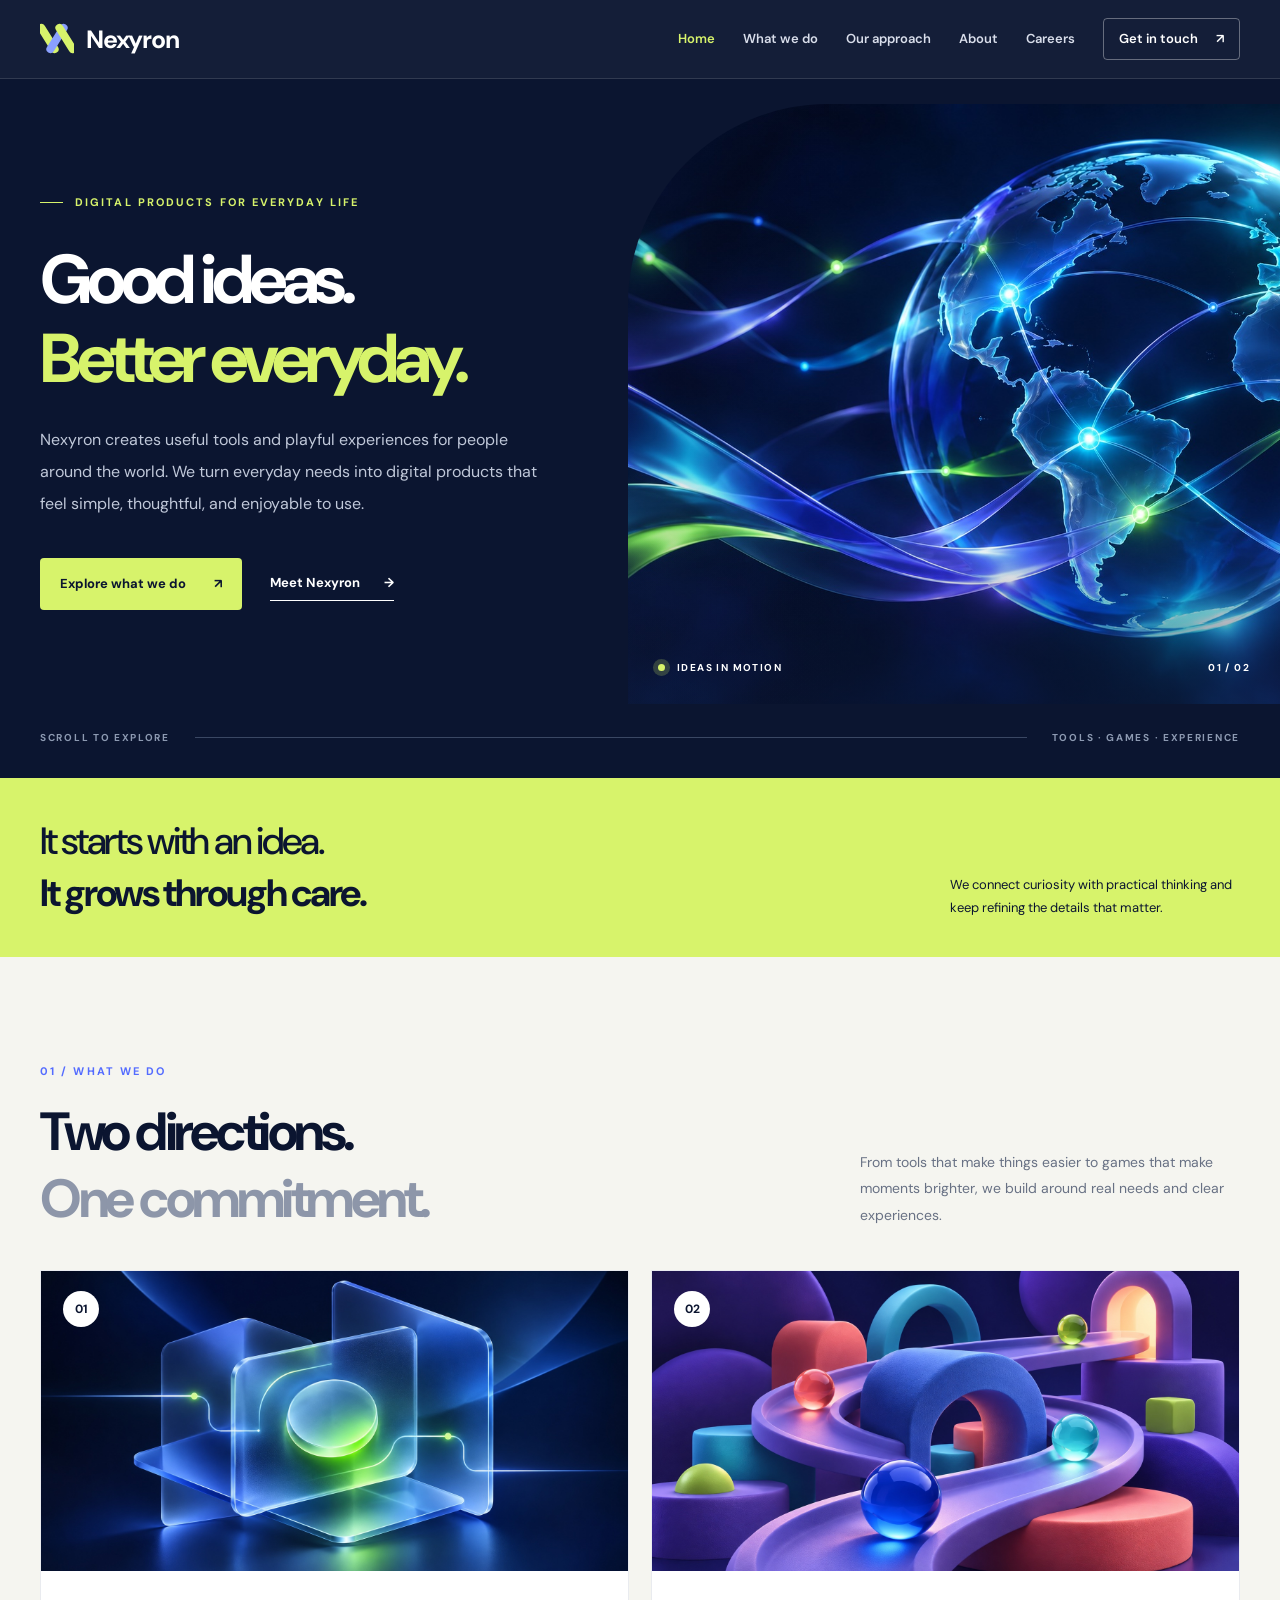
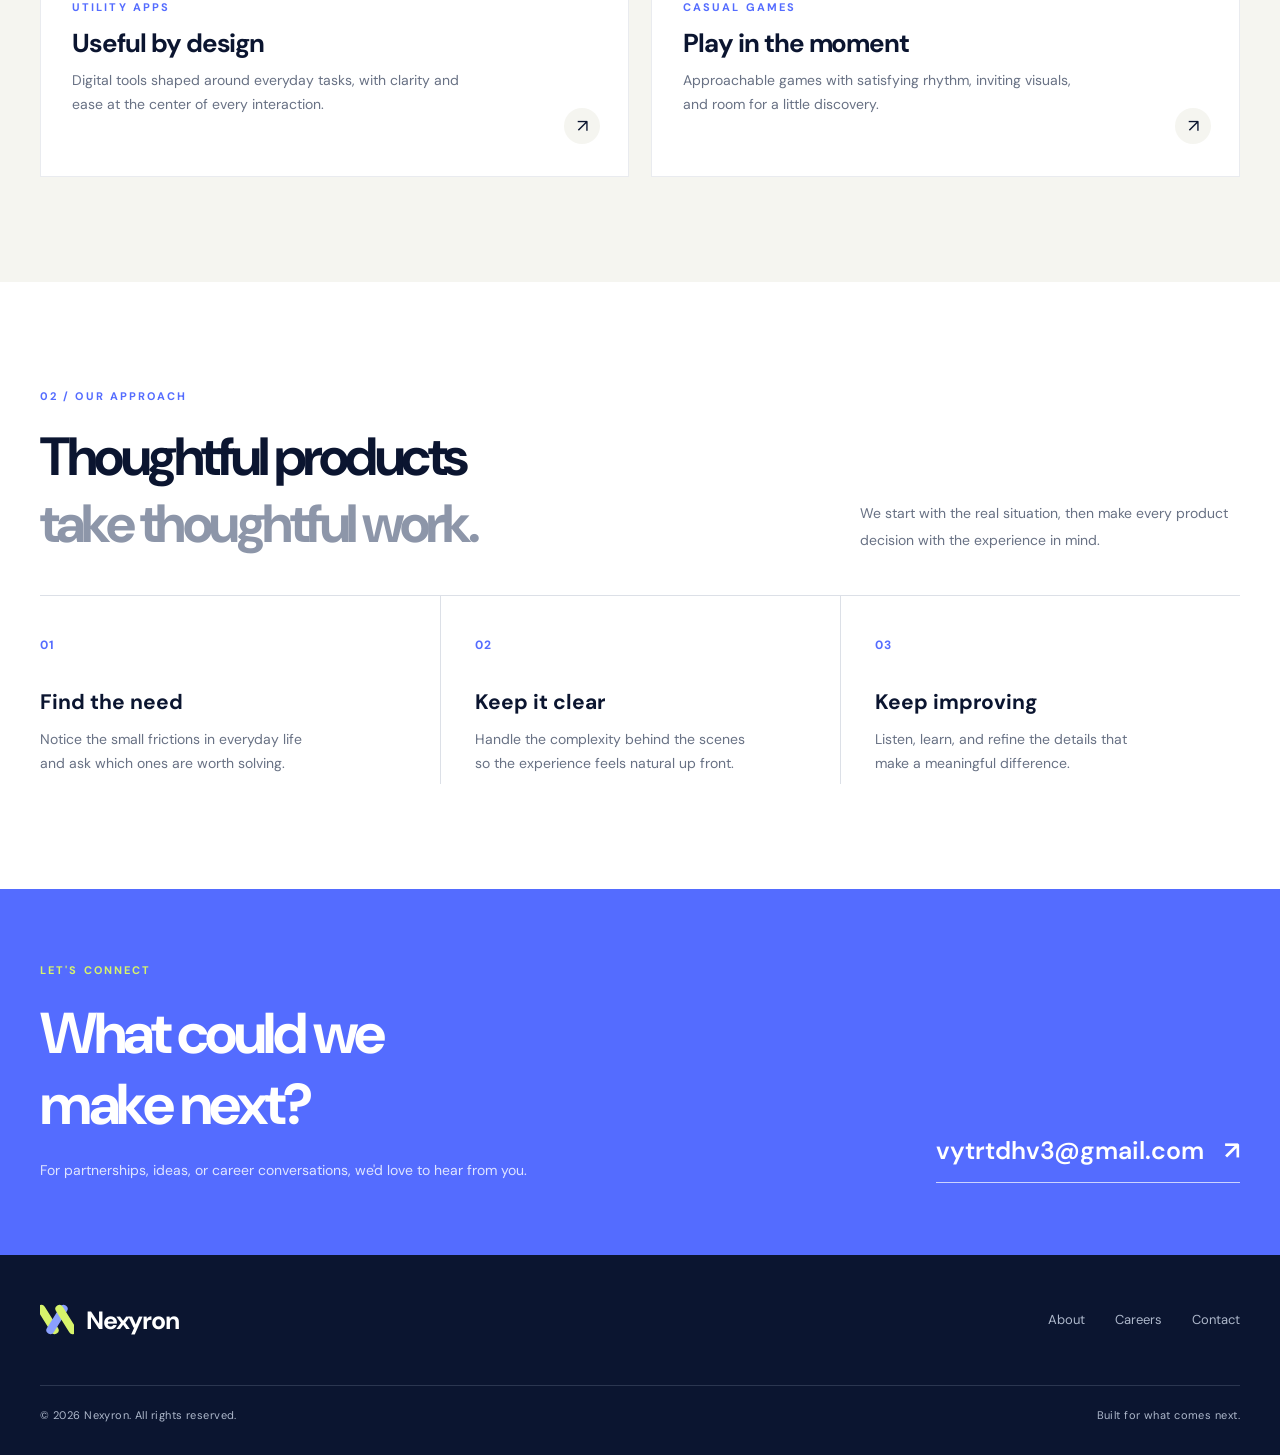
<file: index.html>
<!doctype html>
<html lang="en">
<head>
  <meta charset="utf-8">
  <meta name="viewport" content="width=device-width, initial-scale=1">
  <meta name="google-site-verification" content="Be-LsYuT0Gef8LUkwfYrZEPvfnIsDDlczBFz_mnEZ1U">
  <meta name="description" content="Nexyron creates useful digital tools and playful casual games for everyday life.">
  <meta name="theme-color" content="#0b1530">
  <title>Nexyron — Digital Products for Everyday Life</title>
  <link rel="preconnect" href="https://fonts.googleapis.com">
  <link rel="preconnect" href="https://fonts.gstatic.com" crossorigin>
  <link href="https://fonts.googleapis.com/css2?family=DM+Sans:wght@400;500;600;700&display=swap" rel="stylesheet">
  <link rel="icon" type="image/svg+xml" href="favicon.svg">
  <link rel="stylesheet" href="styles.css">
</head>
<body>
  <a class="skip-link" href="#main">Skip to content</a>
  <header class="site-header"><div class="container header-inner">
    <a class="brand" href="index.html" aria-label="Nexyron home"><span class="brand-mark" aria-hidden="true"><i></i><i></i><i></i></span><span>Nexyron</span></a>
    <button class="nav-toggle" type="button" aria-label="Open menu" aria-controls="main-nav" aria-expanded="false"><span></span><span></span><span></span></button>
    <nav class="main-nav" id="main-nav" aria-label="Main navigation"><a href="index.html" aria-current="page">Home</a><a href="#focus">What we do</a><a href="#approach">Our approach</a><a href="about.html">About</a><a href="careers.html">Careers</a><a class="nav-contact" href="mailto:vytrtdhv3@gmail.com">Get in touch <span aria-hidden="true">↗</span></a></nav>
  </div></header>
  <main id="main">
    <section class="hero"><div class="container hero-grid"><div class="hero-copy">
      <p class="eyebrow"><span class="eyebrow-line"></span> DIGITAL PRODUCTS FOR EVERYDAY LIFE</p>
      <h1>Good ideas.<br><em>Better everyday.</em></h1>
      <p class="hero-desc">Nexyron creates useful tools and playful experiences for people around the world. We turn everyday needs into digital products that feel simple, thoughtful, and enjoyable to use.</p>
      <div class="hero-actions"><a class="button button-light" href="#focus">Explore what we do <span aria-hidden="true">↗</span></a><a class="text-link text-link-light" href="about.html">Meet Nexyron <span aria-hidden="true">→</span></a></div>
    </div><div class="hero-art"><img src="images/nexyron-hero.jpg" alt="Glowing connections flowing around a glass globe" fetchpriority="high"><div class="hero-art-label"><span class="pulse-dot"></span> IDEAS IN MOTION <span>01 / 02</span></div></div></div><div class="container hero-bottom"><span>SCROLL TO EXPLORE</span><span class="hero-bottom-line"></span><span>TOOLS · GAMES · EXPERIENCE</span></div></section>
    <section class="intro-band" aria-label="Our perspective"><div class="container intro-band-inner"><p>It starts with an idea.<br><strong>It grows through care.</strong></p><span>We connect curiosity with practical thinking and keep refining the details that matter.</span></div></section>
    <section class="section focus-section" id="focus"><div class="container"><div class="section-heading"><div><p class="section-kicker">01 / WHAT WE DO</p><h2>Two directions.<br><span>One commitment.</span></h2></div><p>From tools that make things easier to games that make moments brighter, we build around real needs and clear experiences.</p></div><div class="focus-grid">
      <article class="focus-card"><div class="focus-image"><img src="images/scope/nexyron-tools.jpg" alt="Translucent glass panels connected by glowing paths" loading="lazy"><span class="image-index">01</span></div><div class="focus-body"><p class="card-kicker">UTILITY APPS</p><h3>Useful by design</h3><p>Digital tools shaped around everyday tasks, with clarity and ease at the center of every interaction.</p><span class="card-arrow" aria-hidden="true">↗</span></div></article>
      <article class="focus-card"><div class="focus-image"><img src="images/scope/nexyron-games.jpg" alt="Colorful marbles moving through a playful looping track" loading="lazy"><span class="image-index">02</span></div><div class="focus-body"><p class="card-kicker">CASUAL GAMES</p><h3>Play in the moment</h3><p>Approachable games with satisfying rhythm, inviting visuals, and room for a little discovery.</p><span class="card-arrow" aria-hidden="true">↗</span></div></article>
    </div></div></section>
    <section class="section approach-section" id="approach"><div class="container"><div class="section-heading approach-heading"><div><p class="section-kicker">02 / OUR APPROACH</p><h2>Thoughtful products<br><span>take thoughtful work.</span></h2></div><p>We start with the real situation, then make every product decision with the experience in mind.</p></div><div class="approach-grid"><div><span class="approach-number">01</span><h3>Find the need</h3><p>Notice the small frictions in everyday life and ask which ones are worth solving.</p></div><div><span class="approach-number">02</span><h3>Keep it clear</h3><p>Handle the complexity behind the scenes so the experience feels natural up front.</p></div><div><span class="approach-number">03</span><h3>Keep improving</h3><p>Listen, learn, and refine the details that make a meaningful difference.</p></div></div></div></section>
    <section class="contact-section" id="contact"><div class="container contact-inner"><div><p class="section-kicker">LET'S CONNECT</p><h2>What could we<br>make next?</h2><p>For partnerships, ideas, or career conversations, we'd love to hear from you.</p></div><a class="contact-mail" href="mailto:vytrtdhv3@gmail.com">vytrtdhv3@gmail.com <span aria-hidden="true">↗</span></a></div></section>
  </main>
  <footer class="site-footer"><div class="container footer-main"><a class="brand" href="index.html" aria-label="Nexyron home"><span class="brand-mark" aria-hidden="true"><i></i><i></i><i></i></span><span>Nexyron</span></a><nav aria-label="Footer navigation"><a href="about.html">About</a><a href="careers.html">Careers</a><a href="mailto:vytrtdhv3@gmail.com">Contact</a></nav></div><div class="container footer-bottom"><span>© <span id="year"></span> Nexyron. All rights reserved.</span><span>Built for what comes next.</span></div></footer>
  <script src="main.js?v=2"></script>
</body>
</html>
</file>
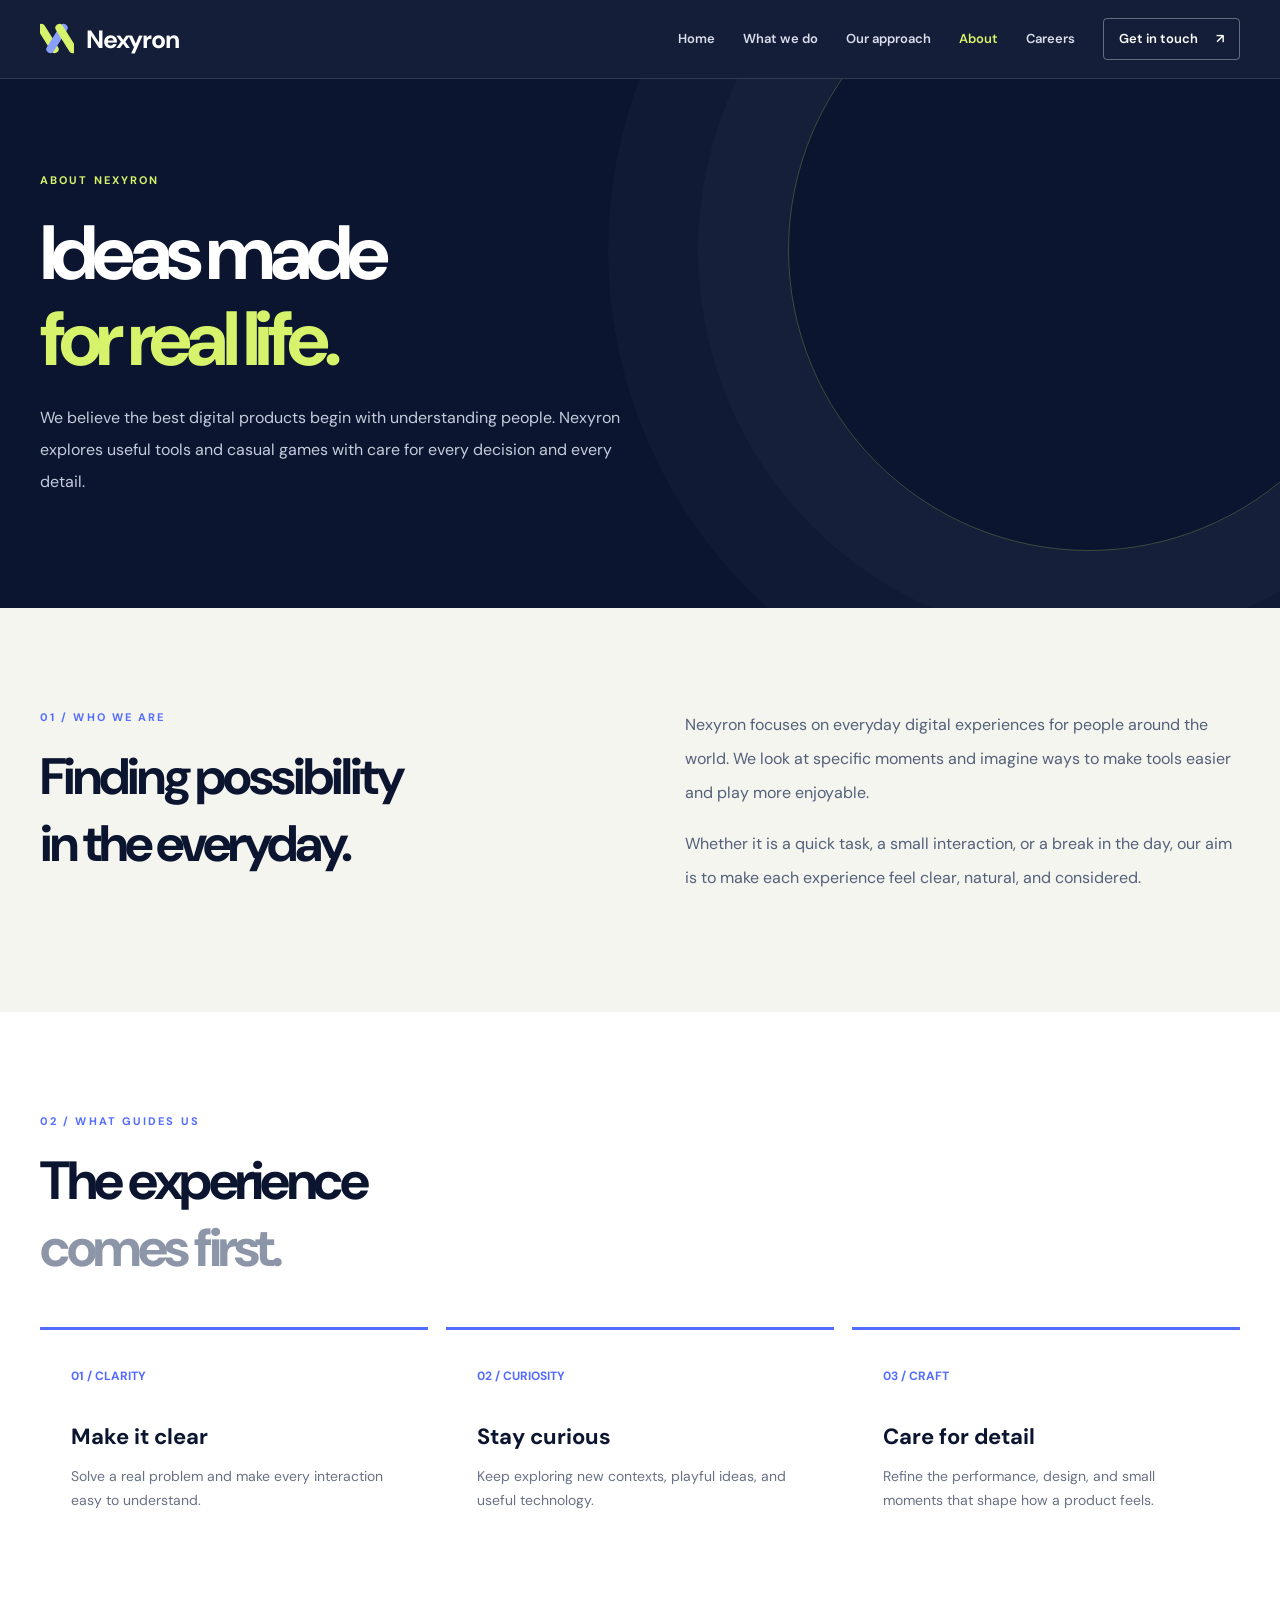
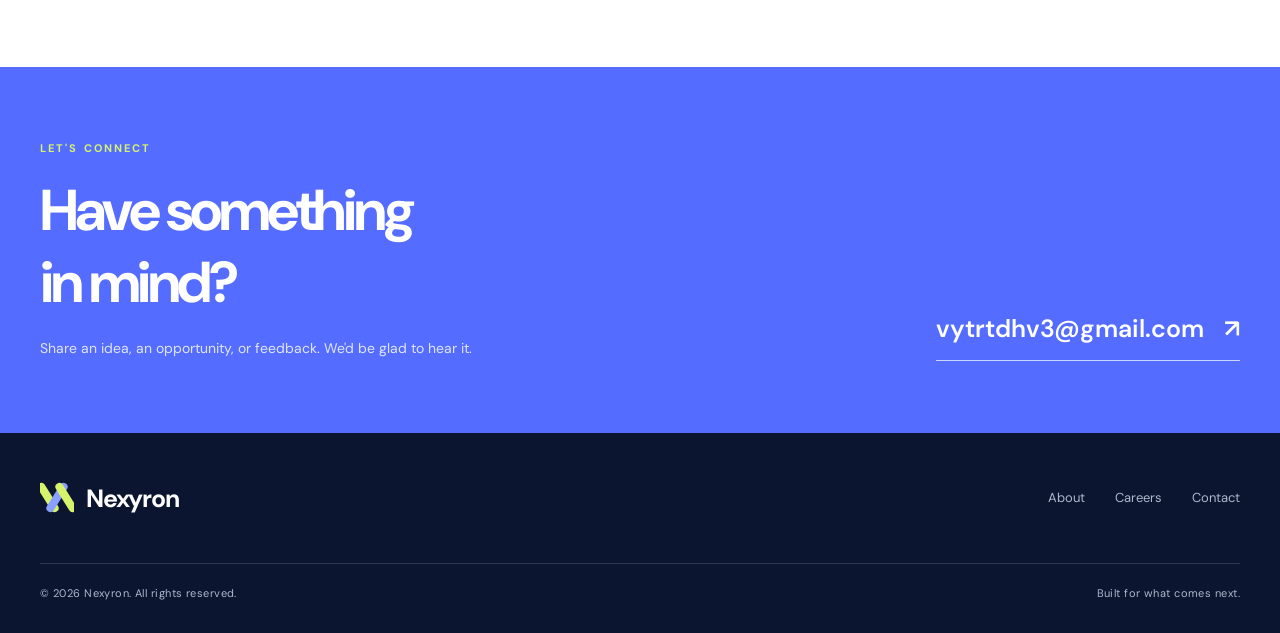
<file: about.html>
<!doctype html>
<html lang="en">
<head>
  <meta charset="utf-8"><meta name="viewport" content="width=device-width, initial-scale=1">
  <meta name="description" content="Get to know Nexyron, a team creating useful digital tools and enjoyable casual games.">
  <meta name="theme-color" content="#0b1530"><title>About — Nexyron</title>
  <link rel="preconnect" href="https://fonts.googleapis.com"><link rel="preconnect" href="https://fonts.gstatic.com" crossorigin>
  <link href="https://fonts.googleapis.com/css2?family=DM+Sans:wght@400;500;600;700&display=swap" rel="stylesheet"><link rel="icon" type="image/svg+xml" href="favicon.svg"><link rel="stylesheet" href="styles.css">
</head>
<body>
<a class="skip-link" href="#main">Skip to content</a>
<header class="site-header"><div class="container header-inner"><a class="brand" href="index.html" aria-label="Nexyron home"><span class="brand-mark" aria-hidden="true"><i></i><i></i><i></i></span><span>Nexyron</span></a><button class="nav-toggle" type="button" aria-label="Open menu" aria-controls="main-nav" aria-expanded="false"><span></span><span></span><span></span></button><nav class="main-nav" id="main-nav" aria-label="Main navigation"><a href="index.html">Home</a><a href="index.html#focus">What we do</a><a href="index.html#approach">Our approach</a><a href="about.html" aria-current="page">About</a><a href="careers.html">Careers</a><a class="nav-contact" href="mailto:vytrtdhv3@gmail.com">Get in touch <span aria-hidden="true">↗</span></a></nav></div></header>
<main id="main"><section class="page-hero"><div class="container page-hero-inner"><p class="section-kicker">ABOUT NEXYRON</p><h1>Ideas made<br><span>for real life.</span></h1><p>We believe the best digital products begin with understanding people. Nexyron explores useful tools and casual games with care for every decision and every detail.</p></div></section>
<section class="interior-section"><div class="container"><div class="statement-grid"><div><p class="section-kicker">01 / WHO WE ARE</p><h2>Finding possibility<br>in the everyday.</h2></div><div class="statement-copy"><p>Nexyron focuses on everyday digital experiences for people around the world. We look at specific moments and imagine ways to make tools easier and play more enjoyable.</p><p>Whether it is a quick task, a small interaction, or a break in the day, our aim is to make each experience feel clear, natural, and considered.</p></div></div></div></section>
<section class="interior-section approach-section"><div class="container"><p class="section-kicker">02 / WHAT GUIDES US</p><div class="section-heading"><div><h2>The experience<br><span>comes first.</span></h2></div></div><div class="values-grid"><article class="value-card"><span>01 / CLARITY</span><h3>Make it clear</h3><p>Solve a real problem and make every interaction easy to understand.</p></article><article class="value-card"><span>02 / CURIOSITY</span><h3>Stay curious</h3><p>Keep exploring new contexts, playful ideas, and useful technology.</p></article><article class="value-card"><span>03 / CRAFT</span><h3>Care for detail</h3><p>Refine the performance, design, and small moments that shape how a product feels.</p></article></div></div></section>
<section class="contact-section"><div class="container contact-inner"><div><p class="section-kicker">LET'S CONNECT</p><h2>Have something<br>in mind?</h2><p>Share an idea, an opportunity, or feedback. We'd be glad to hear it.</p></div><a class="contact-mail" href="mailto:vytrtdhv3@gmail.com">vytrtdhv3@gmail.com <span aria-hidden="true">↗</span></a></div></section></main>
<footer class="site-footer"><div class="container footer-main"><a class="brand" href="index.html" aria-label="Nexyron home"><span class="brand-mark" aria-hidden="true"><i></i><i></i><i></i></span><span>Nexyron</span></a><nav aria-label="Footer navigation"><a href="about.html">About</a><a href="careers.html">Careers</a><a href="mailto:vytrtdhv3@gmail.com">Contact</a></nav></div><div class="container footer-bottom"><span>© <span id="year"></span> Nexyron. All rights reserved.</span><span>Built for what comes next.</span></div></footer>
<script src="main.js?v=2"></script></body></html>
</file>
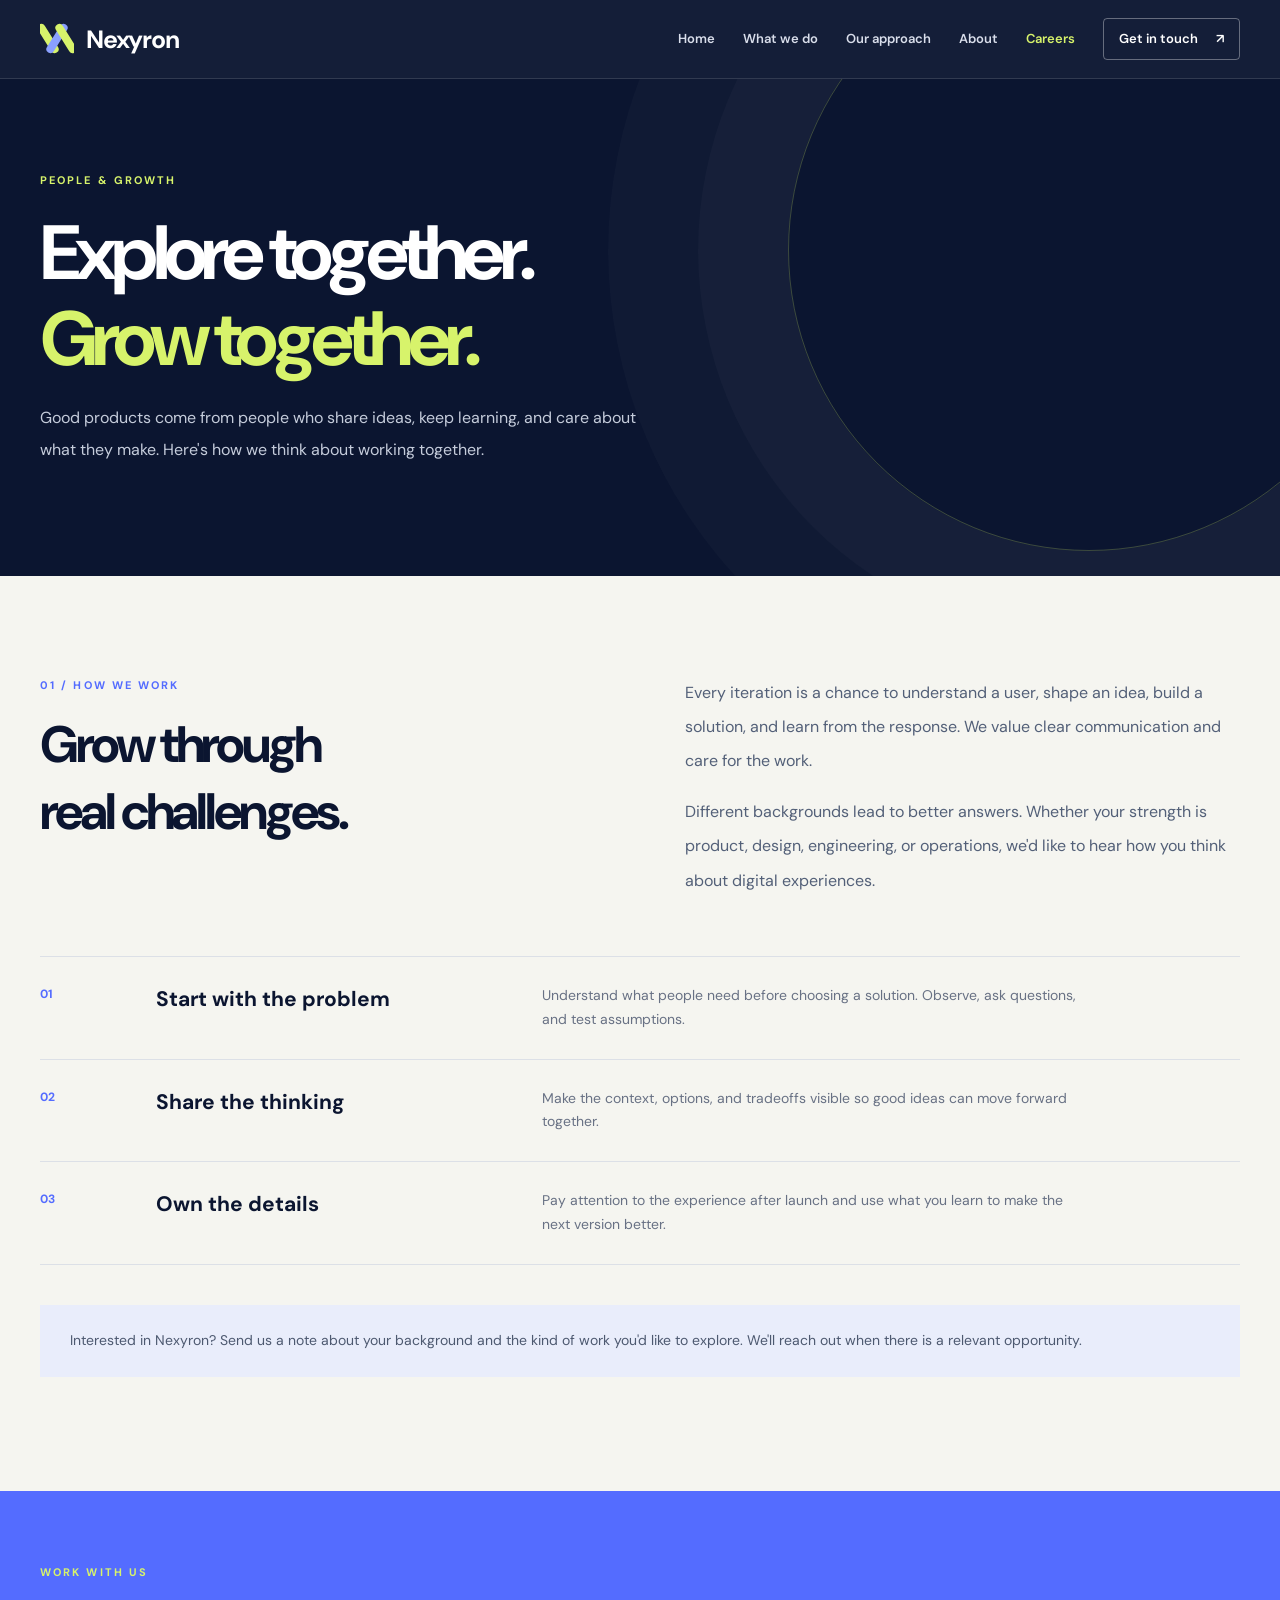
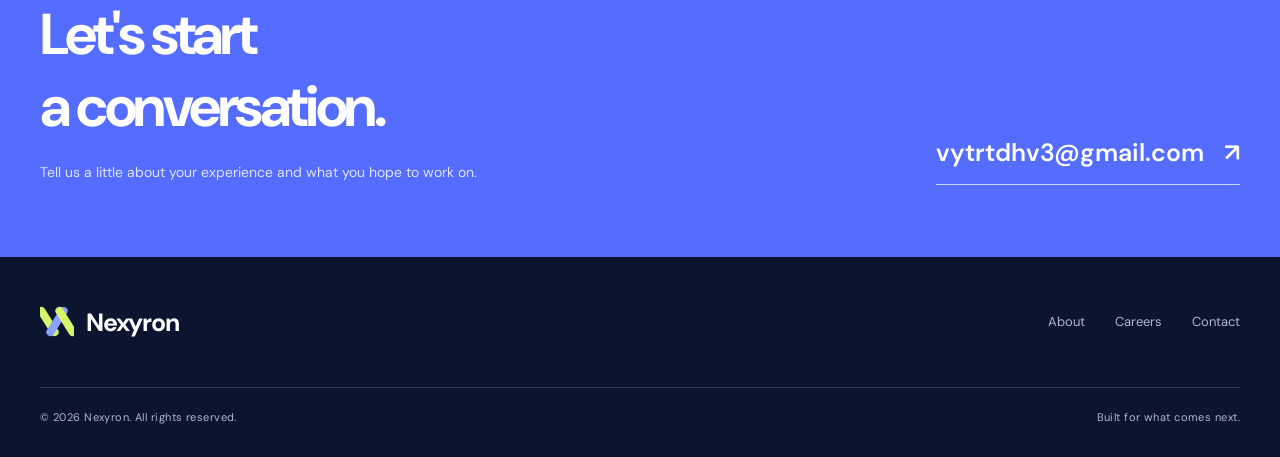
<file: careers.html>
<!doctype html>
<html lang="en">
<head>
  <meta charset="utf-8"><meta name="viewport" content="width=device-width, initial-scale=1">
  <meta name="description" content="Learn how we think about teamwork and growth at Nexyron, and start a conversation with us.">
  <meta name="theme-color" content="#0b1530"><title>Careers — Nexyron</title>
  <link rel="preconnect" href="https://fonts.googleapis.com"><link rel="preconnect" href="https://fonts.gstatic.com" crossorigin>
  <link href="https://fonts.googleapis.com/css2?family=DM+Sans:wght@400;500;600;700&display=swap" rel="stylesheet"><link rel="icon" type="image/svg+xml" href="favicon.svg"><link rel="stylesheet" href="styles.css">
</head>
<body>
<a class="skip-link" href="#main">Skip to content</a>
<header class="site-header"><div class="container header-inner"><a class="brand" href="index.html" aria-label="Nexyron home"><span class="brand-mark" aria-hidden="true"><i></i><i></i><i></i></span><span>Nexyron</span></a><button class="nav-toggle" type="button" aria-label="Open menu" aria-controls="main-nav" aria-expanded="false"><span></span><span></span><span></span></button><nav class="main-nav" id="main-nav" aria-label="Main navigation"><a href="index.html">Home</a><a href="index.html#focus">What we do</a><a href="index.html#approach">Our approach</a><a href="about.html">About</a><a href="careers.html" aria-current="page">Careers</a><a class="nav-contact" href="mailto:vytrtdhv3@gmail.com">Get in touch <span aria-hidden="true">↗</span></a></nav></div></header>
<main id="main"><section class="page-hero"><div class="container page-hero-inner"><p class="section-kicker">PEOPLE & GROWTH</p><h1>Explore together.<br><span>Grow together.</span></h1><p>Good products come from people who share ideas, keep learning, and care about what they make. Here's how we think about working together.</p></div></section>
<section class="interior-section"><div class="container"><div class="statement-grid"><div><p class="section-kicker">01 / HOW WE WORK</p><h2>Grow through<br>real challenges.</h2></div><div class="statement-copy"><p>Every iteration is a chance to understand a user, shape an idea, build a solution, and learn from the response. We value clear communication and care for the work.</p><p>Different backgrounds lead to better answers. Whether your strength is product, design, engineering, or operations, we'd like to hear how you think about digital experiences.</p></div></div><div class="career-list"><article class="career-row"><span>01</span><h3>Start with the problem</h3><p>Understand what people need before choosing a solution. Observe, ask questions, and test assumptions.</p></article><article class="career-row"><span>02</span><h3>Share the thinking</h3><p>Make the context, options, and tradeoffs visible so good ideas can move forward together.</p></article><article class="career-row"><span>03</span><h3>Own the details</h3><p>Pay attention to the experience after launch and use what you learn to make the next version better.</p></article></div><p class="career-note">Interested in Nexyron? Send us a note about your background and the kind of work you'd like to explore. We'll reach out when there is a relevant opportunity.</p></div></section>
<section class="contact-section"><div class="container contact-inner"><div><p class="section-kicker">WORK WITH US</p><h2>Let's start<br>a conversation.</h2><p>Tell us a little about your experience and what you hope to work on.</p></div><a class="contact-mail" href="mailto:vytrtdhv3@gmail.com?subject=Hello%20Nexyron">vytrtdhv3@gmail.com <span aria-hidden="true">↗</span></a></div></section></main>
<footer class="site-footer"><div class="container footer-main"><a class="brand" href="index.html" aria-label="Nexyron home"><span class="brand-mark" aria-hidden="true"><i></i><i></i><i></i></span><span>Nexyron</span></a><nav aria-label="Footer navigation"><a href="about.html">About</a><a href="careers.html">Careers</a><a href="mailto:vytrtdhv3@gmail.com">Contact</a></nav></div><div class="container footer-bottom"><span>© <span id="year"></span> Nexyron. All rights reserved.</span><span>Built for what comes next.</span></div></footer>
<script src="main.js?v=2"></script></body></html>
</file>
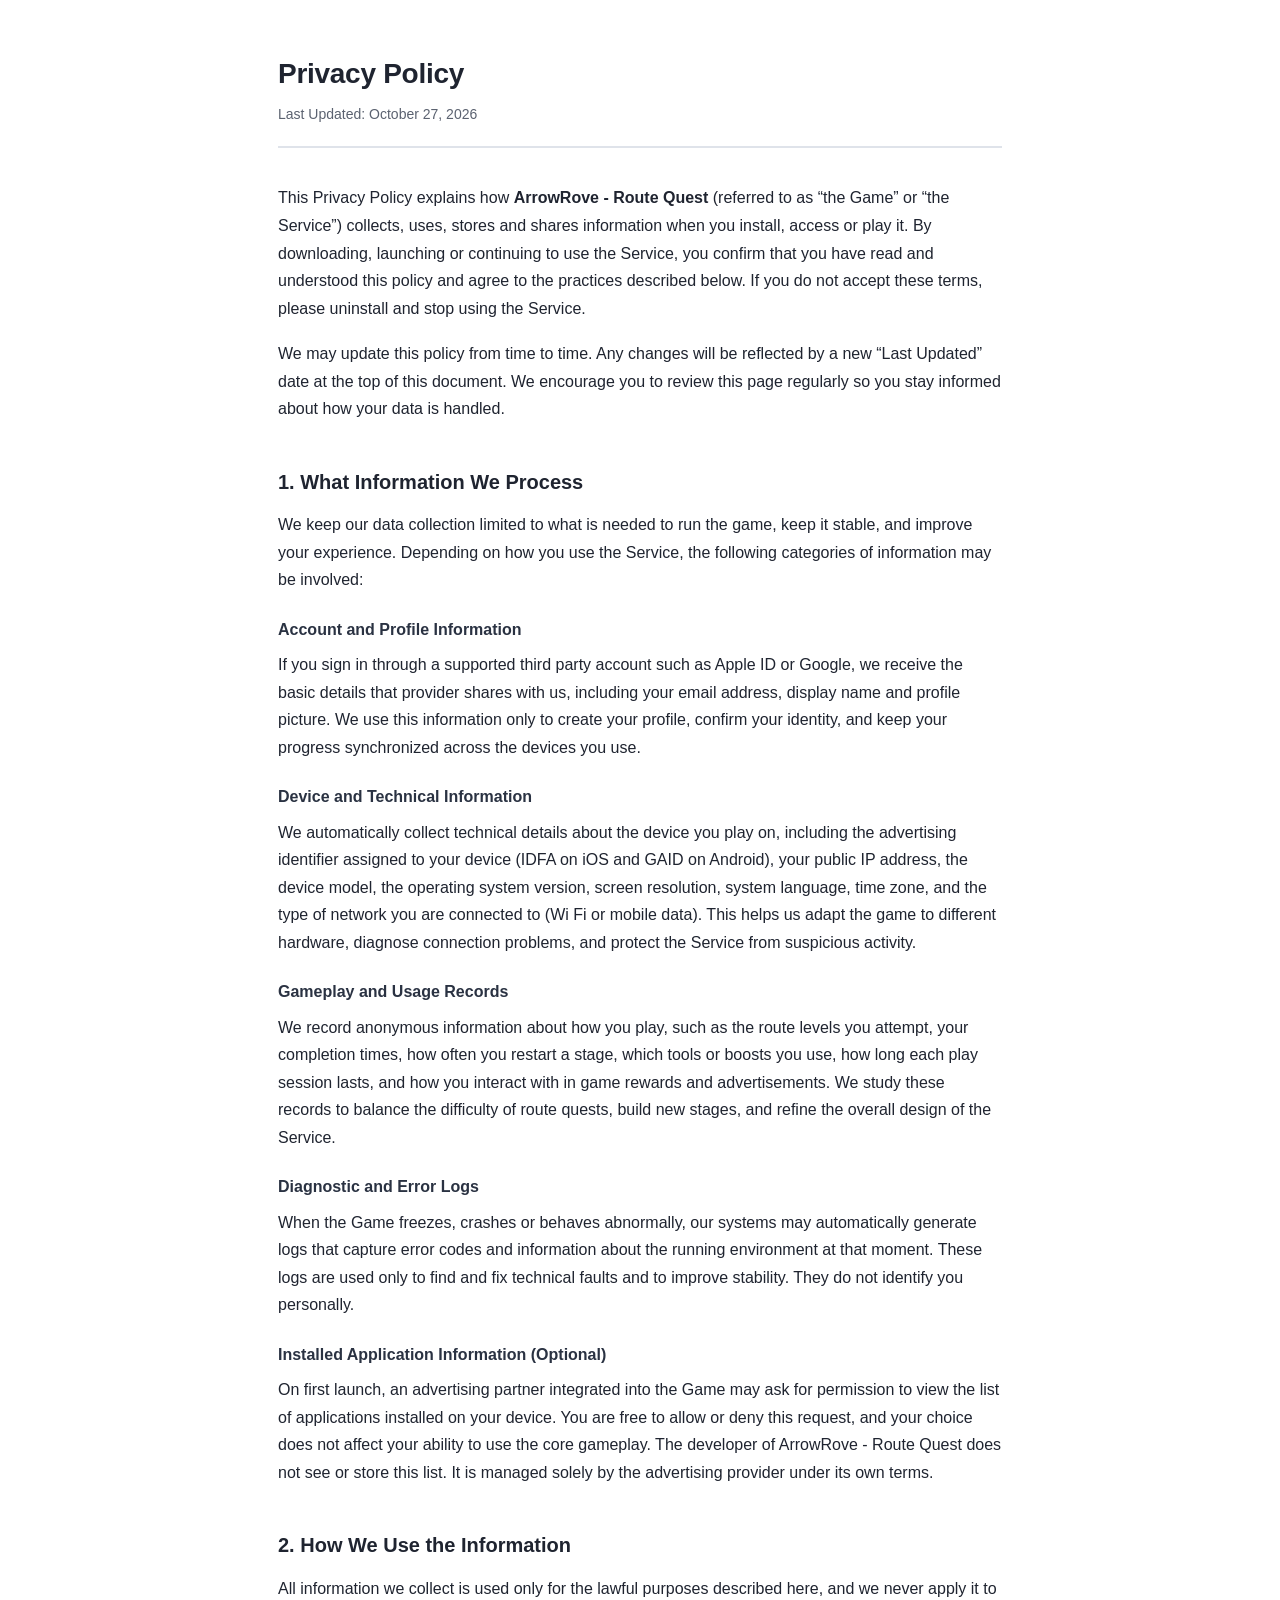
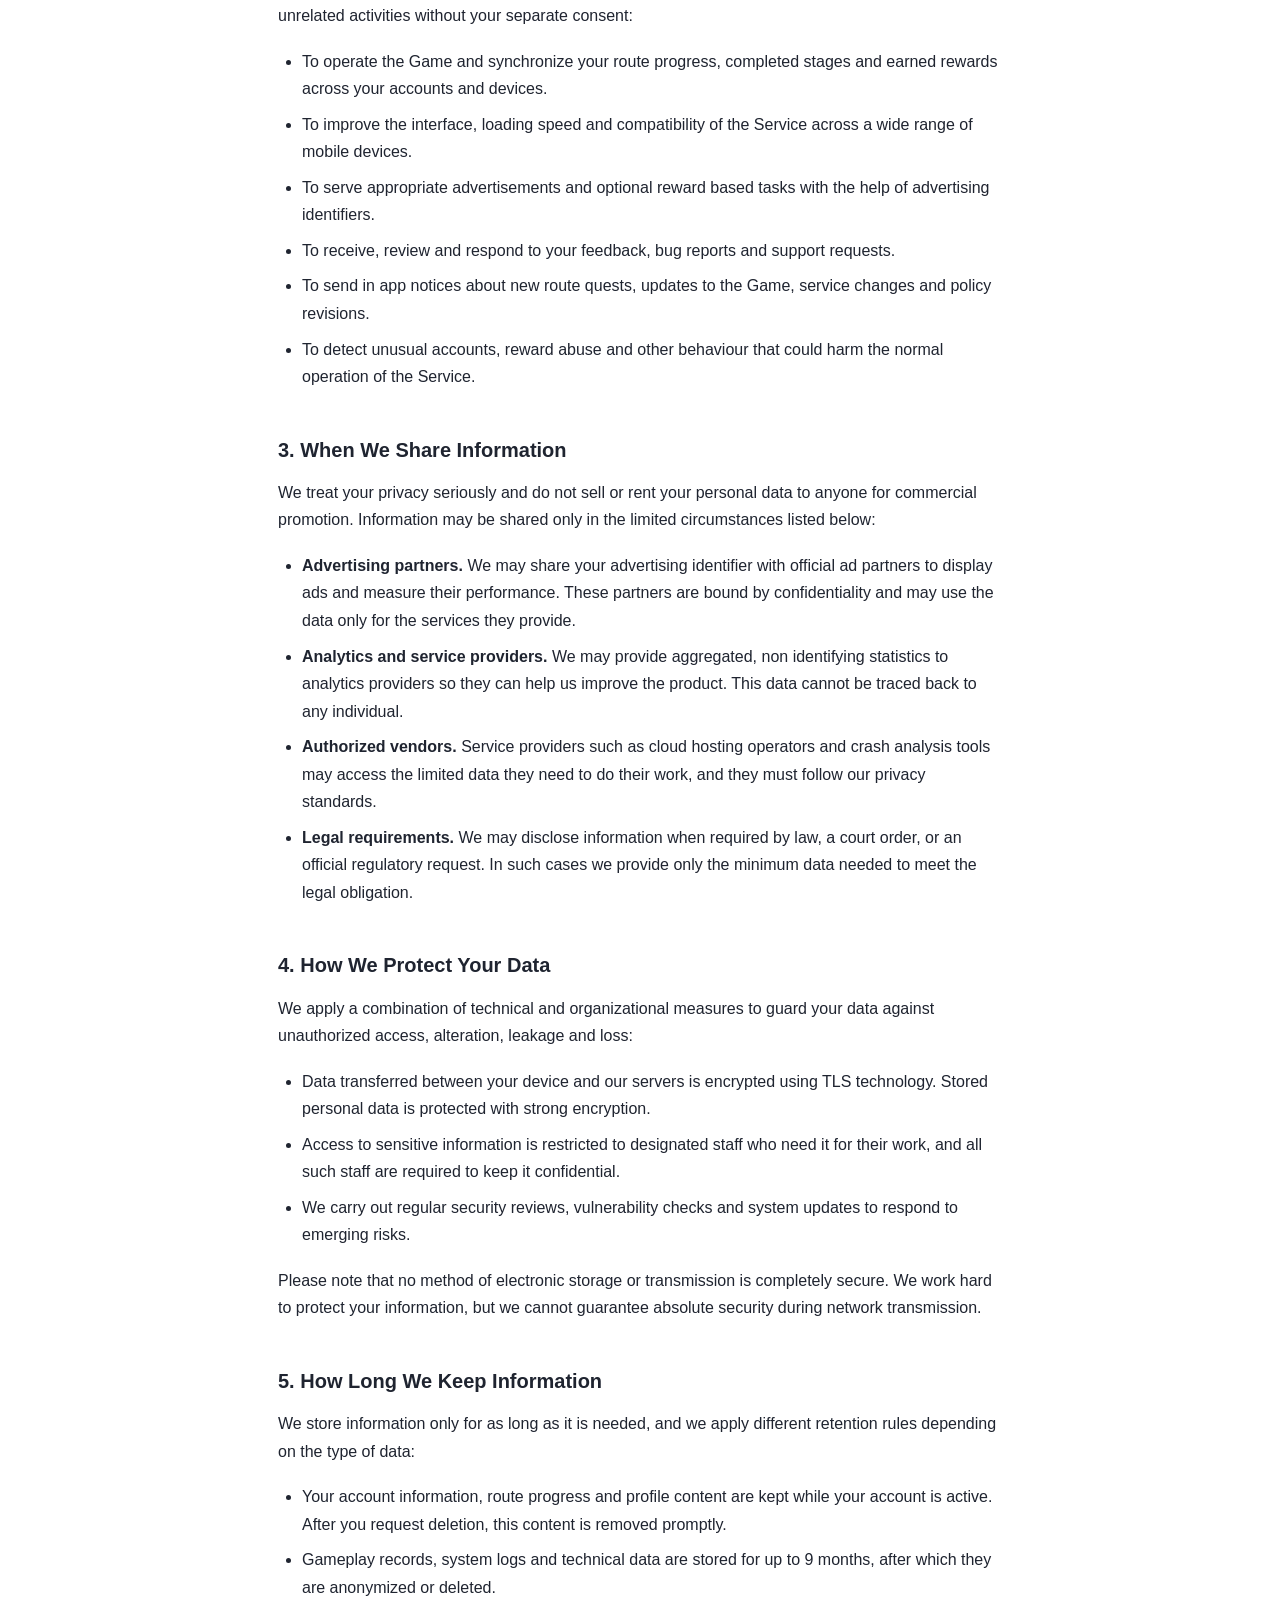
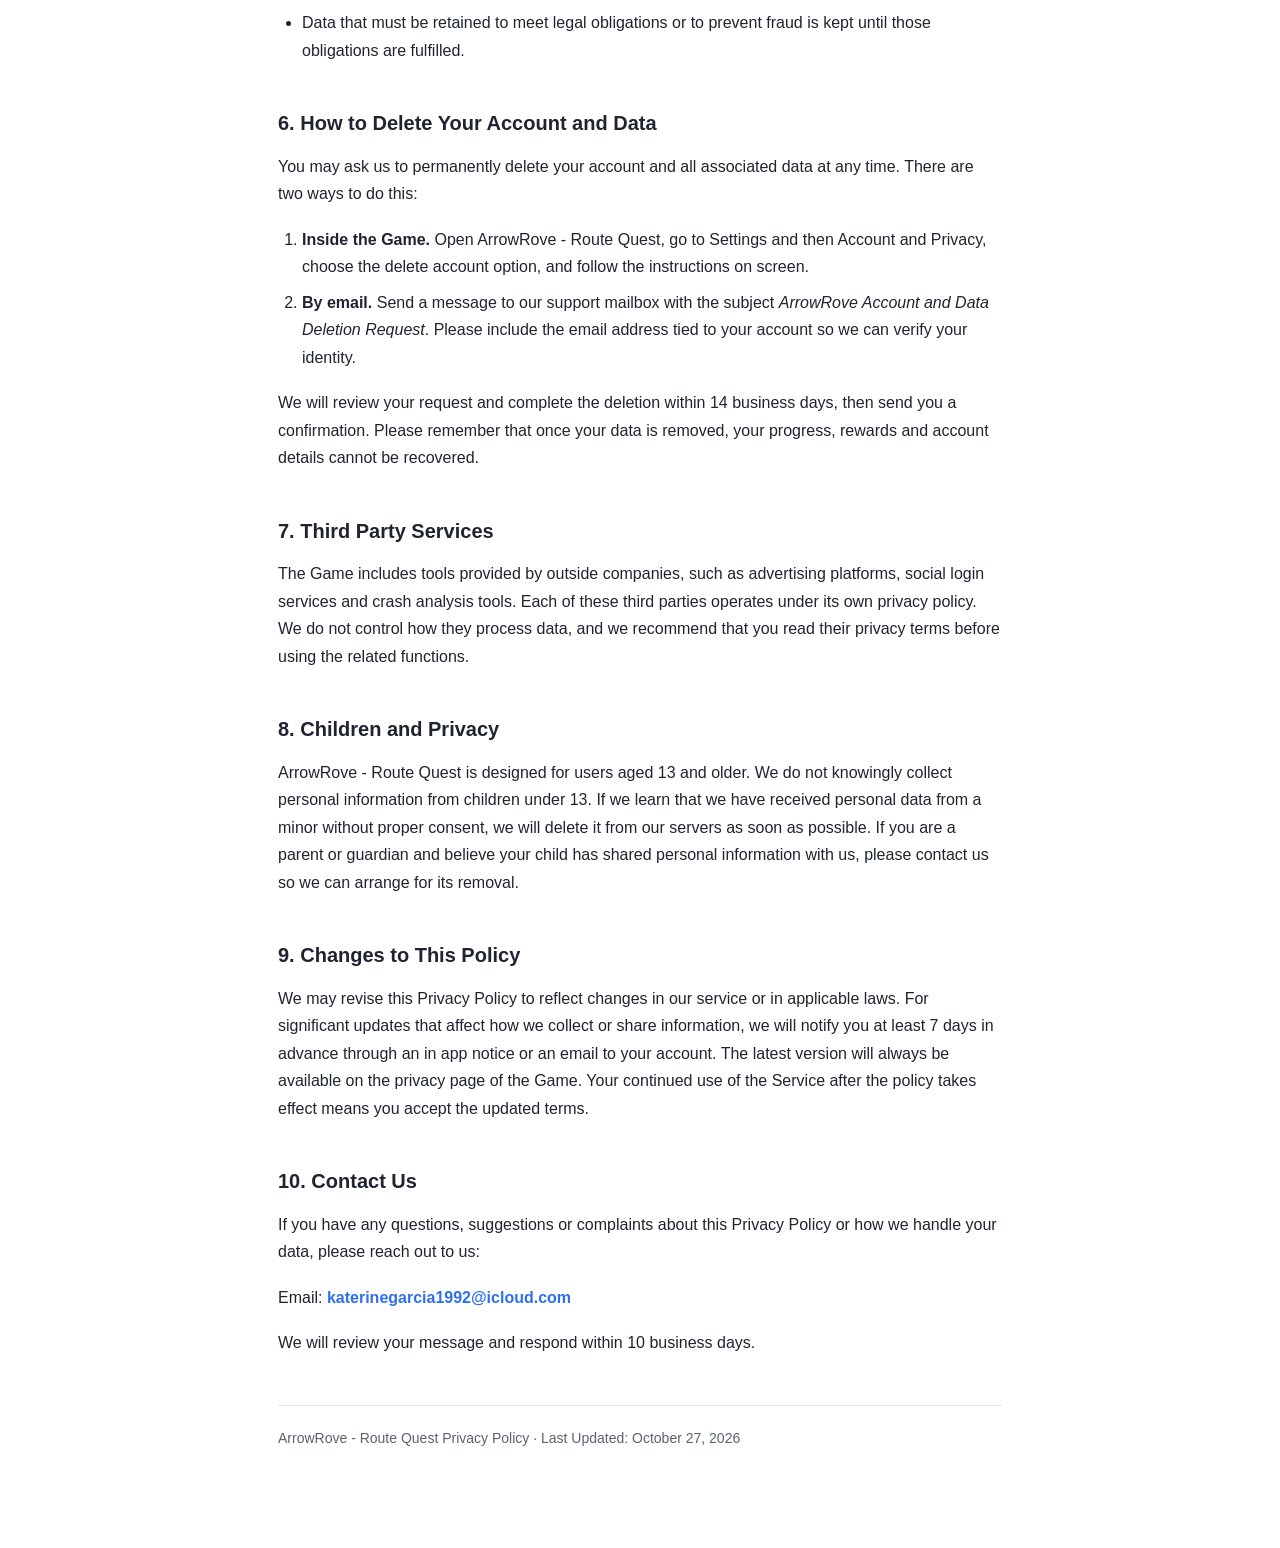
<file: arrowrove_routequest/privacy.html>
<!DOCTYPE html>
<html lang="en">
<head>
<meta charset="UTF-8">
<meta name="viewport" content="width=device-width, initial-scale=1">
<title>ArrowRove - Route Quest Privacy Policy</title>
<link rel="icon" href="data:image/svg+xml,%3Csvg xmlns='http://www.w3.org/2000/svg' viewBox='0 0 32 32'%3E%3Crect width='32' height='32' rx='7' fill='%232f6fed'/%3E%3Cpath d='M9 16h12M15 10l-6 6 6 6' fill='none' stroke='white' stroke-width='3' stroke-linecap='round' stroke-linejoin='round'/%3E%3C/svg%3E">
<style>
  :root{
    --ink:#1f2430;
    --muted:#5b6270;
    --line:#dfe3ea;
    --accent:#2f6fed;
    --bg:#ffffff;
  }
  *{box-sizing:border-box;}
  body{
    margin:0;
    background:var(--bg);
    color:var(--ink);
    font-family:-apple-system,BlinkMacSystemFont,"Segoe UI",Roboto,Helvetica,Arial,sans-serif;
    line-height:1.72;
    font-size:16px;
  }
  .wrap{
    max-width:780px;
    margin:0 auto;
    padding:56px 28px 80px;
  }
  header{
    border-bottom:2px solid var(--line);
    padding-bottom:20px;
    margin-bottom:36px;
  }
  h1{
    font-size:28px;
    line-height:1.3;
    margin:0 0 10px;
    letter-spacing:-0.01em;
  }
  .meta{
    color:var(--muted);
    font-size:14px;
    margin:0;
  }
  p{ margin:0 0 18px; }
  h2{
    font-size:20px;
    margin:34px 0 12px;
    padding-top:8px;
  }
  h3{
    font-size:16px;
    margin:22px 0 8px;
    color:#2a3242;
  }
  ul,ol{ margin:0 0 18px; padding-left:24px; }
  li{ margin-bottom:8px; }
  .email{
    color:var(--accent);
    font-weight:600;
    word-break:break-all;
  }
  .note{
    background:#f5f7fa;
    border-left:3px solid var(--line);
    padding:14px 18px;
    margin:20px 0;
    color:var(--muted);
    font-size:15px;
  }
  .footer{
    margin-top:48px;
    padding-top:20px;
    border-top:1px solid var(--line);
    color:var(--muted);
    font-size:14px;
  }
  @media (max-width:600px){
    .wrap{ padding:36px 20px 60px; }
    h1{ font-size:23px; }
  }
</style>
</head>
<body>
<div class="wrap">

<header>
  <h1>Privacy Policy</h1>
  <p class="meta">Last Updated: October 27, 2026</p>
</header>

<p>This Privacy Policy explains how <strong>ArrowRove - Route Quest</strong> (referred to as “the Game” or “the Service”) collects, uses, stores and shares information when you install, access or play it. By downloading, launching or continuing to use the Service, you confirm that you have read and understood this policy and agree to the practices described below. If you do not accept these terms, please uninstall and stop using the Service.</p>

<p>We may update this policy from time to time. Any changes will be reflected by a new “Last Updated” date at the top of this document. We encourage you to review this page regularly so you stay informed about how your data is handled.</p>

<h2>1. What Information We Process</h2>
<p>We keep our data collection limited to what is needed to run the game, keep it stable, and improve your experience. Depending on how you use the Service, the following categories of information may be involved:</p>

<h3>Account and Profile Information</h3>
<p>If you sign in through a supported third party account such as Apple ID or Google, we receive the basic details that provider shares with us, including your email address, display name and profile picture. We use this information only to create your profile, confirm your identity, and keep your progress synchronized across the devices you use.</p>

<h3>Device and Technical Information</h3>
<p>We automatically collect technical details about the device you play on, including the advertising identifier assigned to your device (IDFA on iOS and GAID on Android), your public IP address, the device model, the operating system version, screen resolution, system language, time zone, and the type of network you are connected to (Wi Fi or mobile data). This helps us adapt the game to different hardware, diagnose connection problems, and protect the Service from suspicious activity.</p>

<h3>Gameplay and Usage Records</h3>
<p>We record anonymous information about how you play, such as the route levels you attempt, your completion times, how often you restart a stage, which tools or boosts you use, how long each play session lasts, and how you interact with in game rewards and advertisements. We study these records to balance the difficulty of route quests, build new stages, and refine the overall design of the Service.</p>

<h3>Diagnostic and Error Logs</h3>
<p>When the Game freezes, crashes or behaves abnormally, our systems may automatically generate logs that capture error codes and information about the running environment at that moment. These logs are used only to find and fix technical faults and to improve stability. They do not identify you personally.</p>

<h3>Installed Application Information (Optional)</h3>
<p>On first launch, an advertising partner integrated into the Game may ask for permission to view the list of applications installed on your device. You are free to allow or deny this request, and your choice does not affect your ability to use the core gameplay. The developer of ArrowRove - Route Quest does not see or store this list. It is managed solely by the advertising provider under its own terms.</p>

<h2>2. How We Use the Information</h2>
<p>All information we collect is used only for the lawful purposes described here, and we never apply it to unrelated activities without your separate consent:</p>
<ul>
  <li>To operate the Game and synchronize your route progress, completed stages and earned rewards across your accounts and devices.</li>
  <li>To improve the interface, loading speed and compatibility of the Service across a wide range of mobile devices.</li>
  <li>To serve appropriate advertisements and optional reward based tasks with the help of advertising identifiers.</li>
  <li>To receive, review and respond to your feedback, bug reports and support requests.</li>
  <li>To send in app notices about new route quests, updates to the Game, service changes and policy revisions.</li>
  <li>To detect unusual accounts, reward abuse and other behaviour that could harm the normal operation of the Service.</li>
</ul>

<h2>3. When We Share Information</h2>
<p>We treat your privacy seriously and do not sell or rent your personal data to anyone for commercial promotion. Information may be shared only in the limited circumstances listed below:</p>
<ul>
  <li><strong>Advertising partners.</strong> We may share your advertising identifier with official ad partners to display ads and measure their performance. These partners are bound by confidentiality and may use the data only for the services they provide.</li>
  <li><strong>Analytics and service providers.</strong> We may provide aggregated, non identifying statistics to analytics providers so they can help us improve the product. This data cannot be traced back to any individual.</li>
  <li><strong>Authorized vendors.</strong> Service providers such as cloud hosting operators and crash analysis tools may access the limited data they need to do their work, and they must follow our privacy standards.</li>
  <li><strong>Legal requirements.</strong> We may disclose information when required by law, a court order, or an official regulatory request. In such cases we provide only the minimum data needed to meet the legal obligation.</li>
</ul>

<h2>4. How We Protect Your Data</h2>
<p>We apply a combination of technical and organizational measures to guard your data against unauthorized access, alteration, leakage and loss:</p>
<ul>
  <li>Data transferred between your device and our servers is encrypted using TLS technology. Stored personal data is protected with strong encryption.</li>
  <li>Access to sensitive information is restricted to designated staff who need it for their work, and all such staff are required to keep it confidential.</li>
  <li>We carry out regular security reviews, vulnerability checks and system updates to respond to emerging risks.</li>
</ul>
<p>Please note that no method of electronic storage or transmission is completely secure. We work hard to protect your information, but we cannot guarantee absolute security during network transmission.</p>

<h2>5. How Long We Keep Information</h2>
<p>We store information only for as long as it is needed, and we apply different retention rules depending on the type of data:</p>
<ul>
  <li>Your account information, route progress and profile content are kept while your account is active. After you request deletion, this content is removed promptly.</li>
  <li>Gameplay records, system logs and technical data are stored for up to 9 months, after which they are anonymized or deleted.</li>
  <li>Data that must be retained to meet legal obligations or to prevent fraud is kept until those obligations are fulfilled.</li>
</ul>

<h2>6. How to Delete Your Account and Data</h2>
<p>You may ask us to permanently delete your account and all associated data at any time. There are two ways to do this:</p>
<ol>
  <li><strong>Inside the Game.</strong> Open ArrowRove - Route Quest, go to Settings and then Account and Privacy, choose the delete account option, and follow the instructions on screen.</li>
  <li><strong>By email.</strong> Send a message to our support mailbox with the subject <em>ArrowRove Account and Data Deletion Request</em>. Please include the email address tied to your account so we can verify your identity.</li>
</ol>
<p>We will review your request and complete the deletion within 14 business days, then send you a confirmation. Please remember that once your data is removed, your progress, rewards and account details cannot be recovered.</p>

<h2>7. Third Party Services</h2>
<p>The Game includes tools provided by outside companies, such as advertising platforms, social login services and crash analysis tools. Each of these third parties operates under its own privacy policy. We do not control how they process data, and we recommend that you read their privacy terms before using the related functions.</p>

<h2>8. Children and Privacy</h2>
<p>ArrowRove - Route Quest is designed for users aged 13 and older. We do not knowingly collect personal information from children under 13. If we learn that we have received personal data from a minor without proper consent, we will delete it from our servers as soon as possible. If you are a parent or guardian and believe your child has shared personal information with us, please contact us so we can arrange for its removal.</p>

<h2>9. Changes to This Policy</h2>
<p>We may revise this Privacy Policy to reflect changes in our service or in applicable laws. For significant updates that affect how we collect or share information, we will notify you at least 7 days in advance through an in app notice or an email to your account. The latest version will always be available on the privacy page of the Game. Your continued use of the Service after the policy takes effect means you accept the updated terms.</p>

<h2>10. Contact Us</h2>
<p>If you have any questions, suggestions or complaints about this Privacy Policy or how we handle your data, please reach out to us:</p>
<p>Email: <span class="email">katerinegarcia1992@icloud.com</span></p>
<p>We will review your message and respond within 10 business days.</p>

<div class="footer">
  <p>ArrowRove - Route Quest Privacy Policy · Last Updated: October 27, 2026</p>
</div>

</div>
</body>
</html>
</file>
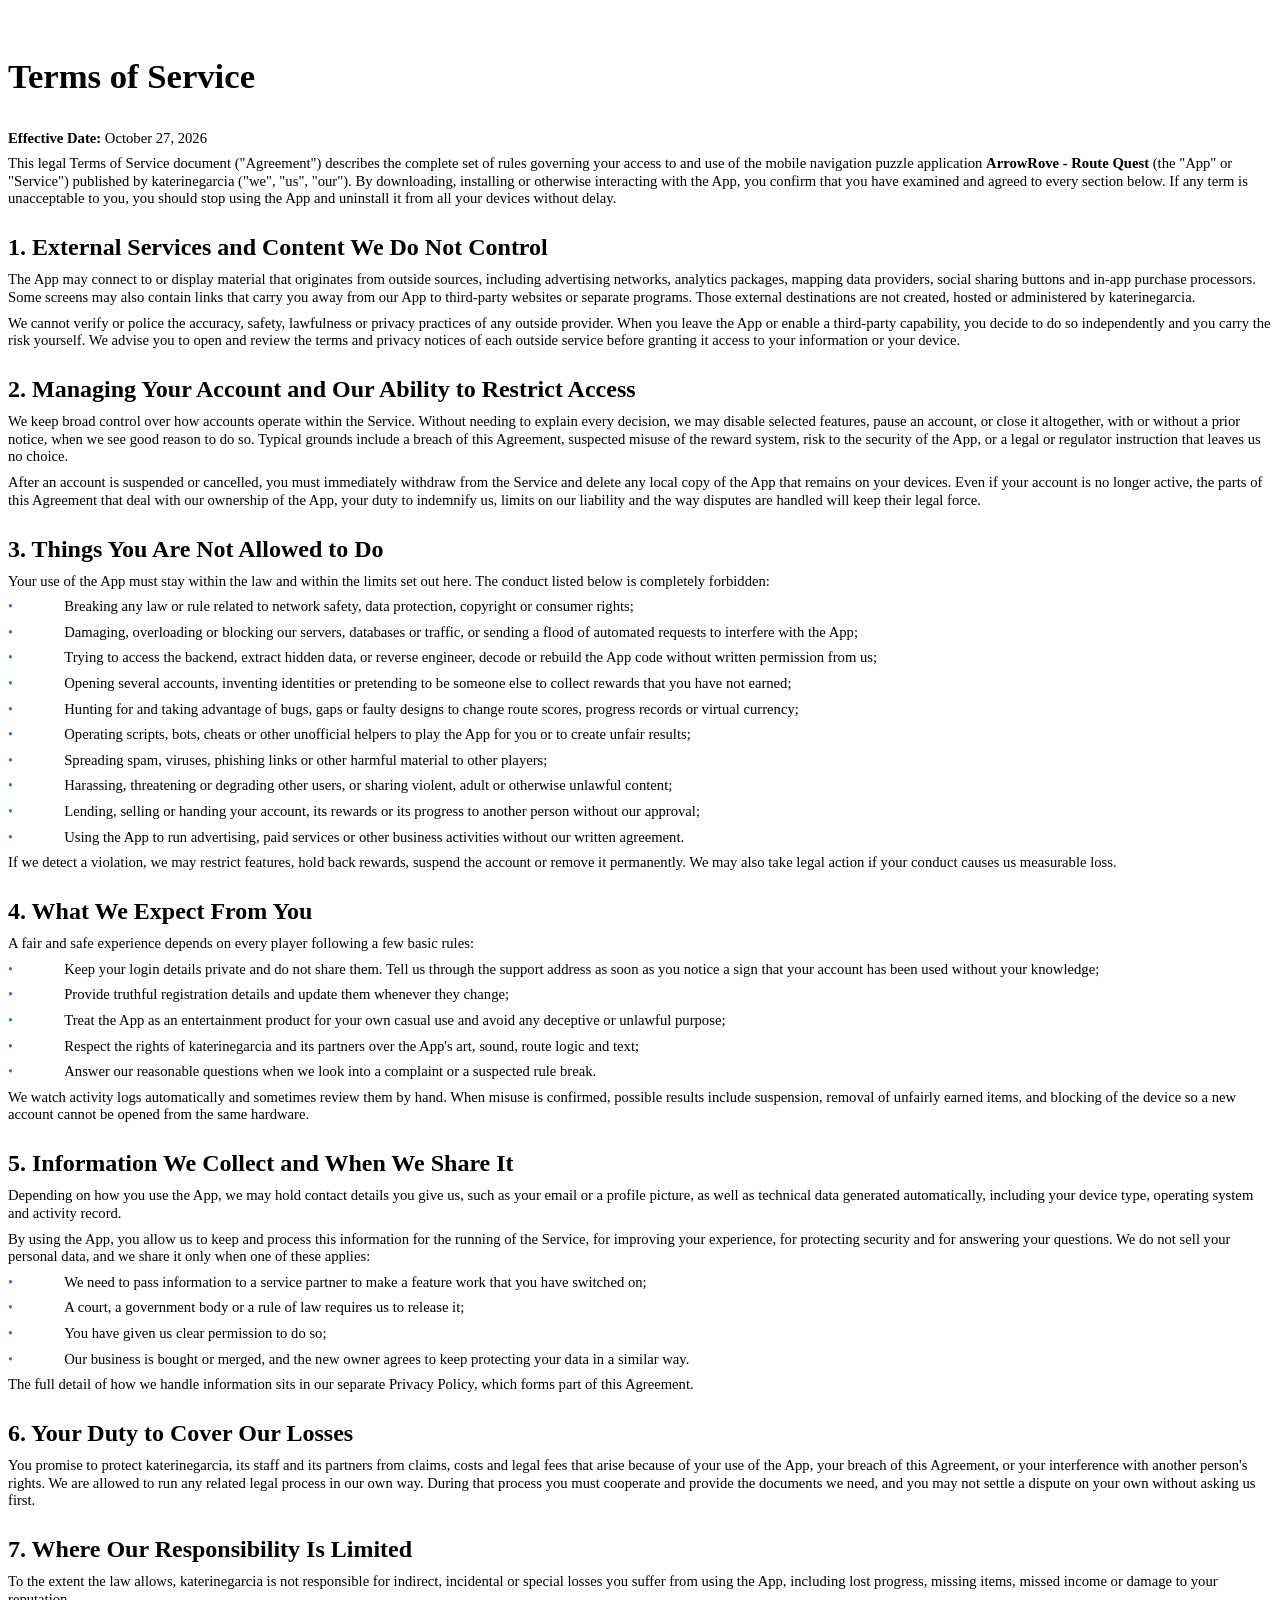
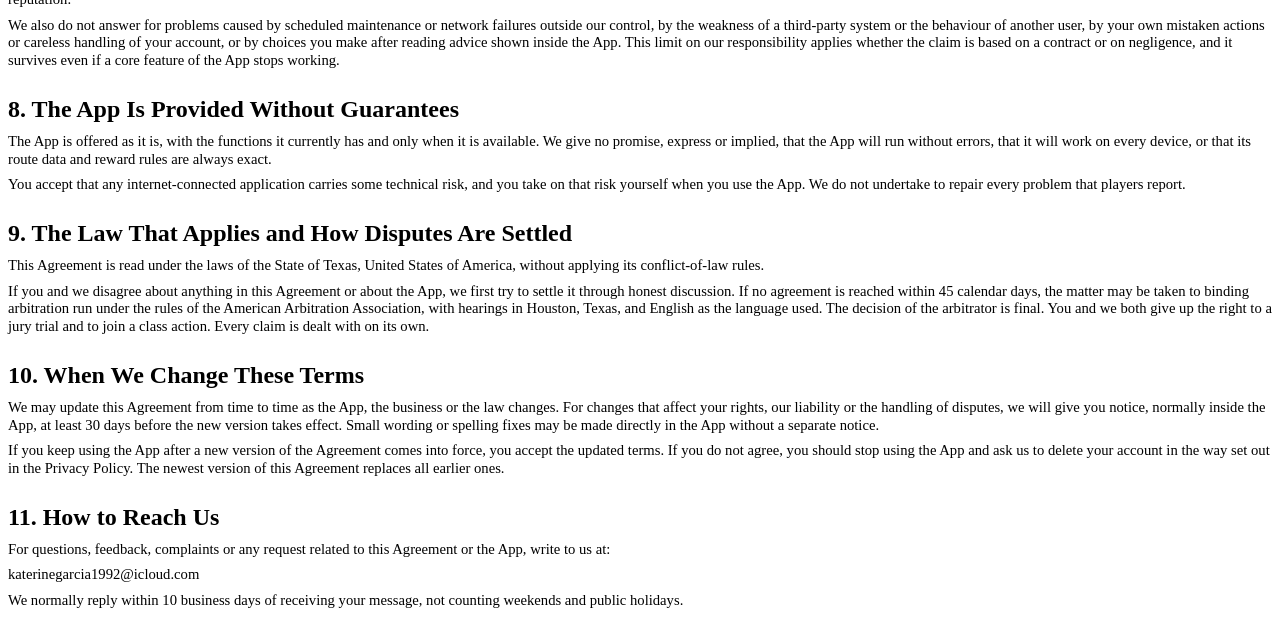
<file: arrowrove_routequest/terms-of-service.html>
<html><head><meta http-equiv="Content-Type" content="text/html; charset=utf-8" /><meta http-equiv="Content-Style-Type" content="text/css" /><meta name="generator" content="Aspose.Words for .NET 17.1.0.0" /><title></title></head><body><div><div style="-aw-headerfooter-type:header-primary"><p style="margin-top:0pt; margin-bottom:0pt; text-align:justify; widows:0; orphans:0; font-size:10.5pt"><span style="font-family:Calibri">&#xa0;</span></p></div><p style="margin-top:24pt; margin-bottom:24pt; line-height:120%; widows:0; orphans:0; font-size:26pt"><span style="font-family:'Segoe UI'; font-weight:bold">Terms of Service</span></p><p style="margin-top:6pt; margin-bottom:6pt; line-height:120%; widows:0; orphans:0; font-size:11pt"><span style="font-family:'Segoe UI'; font-weight:bold">Effective Date:</span><span style="font-family:'Segoe UI'"> October 27, 2026</span></p><p style="margin-top:6pt; margin-bottom:6pt; line-height:120%; widows:0; orphans:0; font-size:11pt"><span style="font-family:'Segoe UI'">This legal Terms of Service document ("Agreement") describes the complete set of rules governing your access to and use of the mobile navigation puzzle application </span><span style="font-family:'Segoe UI'; font-weight:bold">ArrowRove - Route Quest</span><span style="font-family:'Segoe UI'"> (the "App" or "Service") published by</span><span style="font-family:'Segoe UI'"> katerinegarcia </span><span style="font-family:'Segoe UI'">("we", "us", "our"). By downloading, installing or otherwise interacting with the App, you confirm that you have examined and agreed to every section below. If any term is unacceptable to you, you should stop using the App and uninstall it from all your devices without delay.</span></p><p style="margin-top:19pt; margin-bottom:7pt; line-height:120%; widows:0; orphans:0; font-size:18pt"><a name="heading_0"><span style="font-family:'Segoe UI'; font-weight:bold">1. External Services and Content We Do Not Control</span></a></p><p style="margin-top:6pt; margin-bottom:6pt; line-height:120%; widows:0; orphans:0; font-size:11pt"><span style="font-family:'Segoe UI'">The App may connect to or display material that originates from outside sources, including advertising networks, analytics packages, mapping data providers, social sharing buttons and in-app purchase processors. Some screens may also contain links that carry you away from our App to third-party websites or separate programs. Those external destinations are not created, hosted or administered by katerinegarcia.</span></p><p style="margin-top:6pt; margin-bottom:6pt; line-height:120%; widows:0; orphans:0; font-size:11pt"><span style="font-family:'Segoe UI'">We cannot verify or police the accuracy, safety, lawfulness or privacy practices of any outside provider. When you leave the App or enable a third-party capability, you decide to do so independently and you carry the risk yourself. We advise you to open and review the terms and privacy notices of each outside service before granting it access to your information or your device.</span></p><p style="margin-top:19pt; margin-bottom:7pt; line-height:120%; widows:0; orphans:0; font-size:18pt"><a name="heading_1"><span style="font-family:'Segoe UI'; font-weight:bold">2. Managing Your Account and Our Ability to Restrict Access</span></a></p><p style="margin-top:6pt; margin-bottom:6pt; line-height:120%; widows:0; orphans:0; font-size:11pt"><span style="font-family:'Segoe UI'">We keep broad control over how accounts operate within the Service. Without needing to explain every decision, we may disable selected features, pause an account, or close it altogether, with or without a prior notice, when we see good reason to do so. Typical grounds include a breach of this Agreement, suspected misuse of the reward system, risk to the security of the App, or a legal or regulator instruction that leaves us no choice.</span></p><p style="margin-top:6pt; margin-bottom:6pt; line-height:120%; widows:0; orphans:0; font-size:11pt"><span style="font-family:'Segoe UI'">After an account is suspended or cancelled, you must immediately withdraw from the Service and delete any local copy of the App that remains on your devices. Even if your account is no longer active, the parts of this Agreement that deal with our ownership of the App, your duty to indemnify us, limits on our liability and the way disputes are handled will keep their legal force.</span></p><p style="margin-top:19pt; margin-bottom:7pt; line-height:120%; widows:0; orphans:0; font-size:18pt"><a name="heading_2"><span style="font-family:'Segoe UI'; font-weight:bold">3. Things You Are Not Allowed to Do</span></a></p><p style="margin-top:6pt; margin-bottom:6pt; line-height:120%; widows:0; orphans:0; font-size:11pt"><span style="font-family:'Segoe UI'">Your use of the App must stay within the law and within the limits set out here. The conduct listed below is completely forbidden:</span></p><p style="margin-top:6pt; margin-bottom:6pt; line-height:120%; widows:0; orphans:0; font-size:11pt"><span style="font-family:'Segoe UI'; font-size:10.5pt; color:#3370ff">•</span><span style="font:7pt 'Times New Roman'">&#xa0;&#xa0;&#xa0;&#xa0;&#xa0;&#xa0;&#xa0;&#xa0;&#xa0;&#xa0;&#xa0;&#xa0;&#xa0;&#xa0;&#xa0;&#xa0;&#xa0;&#xa0;&#xa0;&#xa0;&#xa0; </span><span style="font-family:'Segoe UI'">Breaking any law or rule related to network safety, data protection, copyright or consumer rights;</span></p><p style="margin-top:6pt; margin-bottom:6pt; line-height:120%; widows:0; orphans:0; font-size:11pt"><span style="font-family:'Segoe UI'; font-size:10.5pt; color:#3370ff">•</span><span style="font:7pt 'Times New Roman'">&#xa0;&#xa0;&#xa0;&#xa0;&#xa0;&#xa0;&#xa0;&#xa0;&#xa0;&#xa0;&#xa0;&#xa0;&#xa0;&#xa0;&#xa0;&#xa0;&#xa0;&#xa0;&#xa0;&#xa0;&#xa0; </span><span style="font-family:'Segoe UI'">Damaging, overloading or blocking our servers, databases or traffic, or sending a flood of automated requests to interfere with the App;</span></p><p style="margin-top:6pt; margin-bottom:6pt; line-height:120%; widows:0; orphans:0; font-size:11pt"><span style="font-family:'Segoe UI'; font-size:10.5pt; color:#3370ff">•</span><span style="font:7pt 'Times New Roman'">&#xa0;&#xa0;&#xa0;&#xa0;&#xa0;&#xa0;&#xa0;&#xa0;&#xa0;&#xa0;&#xa0;&#xa0;&#xa0;&#xa0;&#xa0;&#xa0;&#xa0;&#xa0;&#xa0;&#xa0;&#xa0; </span><span style="font-family:'Segoe UI'">Trying to access the backend, extract hidden data, or reverse engineer, decode or rebuild the App code without written permission from us;</span></p><p style="margin-top:6pt; margin-bottom:6pt; line-height:120%; widows:0; orphans:0; font-size:11pt"><span style="font-family:'Segoe UI'; font-size:10.5pt; color:#3370ff">•</span><span style="font:7pt 'Times New Roman'">&#xa0;&#xa0;&#xa0;&#xa0;&#xa0;&#xa0;&#xa0;&#xa0;&#xa0;&#xa0;&#xa0;&#xa0;&#xa0;&#xa0;&#xa0;&#xa0;&#xa0;&#xa0;&#xa0;&#xa0;&#xa0; </span><span style="font-family:'Segoe UI'">Opening several accounts, inventing identities or pretending to be someone else to collect rewards that you have not earned;</span></p><p style="margin-top:6pt; margin-bottom:6pt; line-height:120%; widows:0; orphans:0; font-size:11pt"><span style="font-family:'Segoe UI'; font-size:10.5pt; color:#3370ff">•</span><span style="font:7pt 'Times New Roman'">&#xa0;&#xa0;&#xa0;&#xa0;&#xa0;&#xa0;&#xa0;&#xa0;&#xa0;&#xa0;&#xa0;&#xa0;&#xa0;&#xa0;&#xa0;&#xa0;&#xa0;&#xa0;&#xa0;&#xa0;&#xa0; </span><span style="font-family:'Segoe UI'">Hunting for and taking advantage of bugs, gaps or faulty designs to change route scores, progress records or virtual currency;</span></p><p style="margin-top:6pt; margin-bottom:6pt; line-height:120%; widows:0; orphans:0; font-size:11pt"><span style="font-family:'Segoe UI'; font-size:10.5pt; color:#3370ff">•</span><span style="font:7pt 'Times New Roman'">&#xa0;&#xa0;&#xa0;&#xa0;&#xa0;&#xa0;&#xa0;&#xa0;&#xa0;&#xa0;&#xa0;&#xa0;&#xa0;&#xa0;&#xa0;&#xa0;&#xa0;&#xa0;&#xa0;&#xa0;&#xa0; </span><span style="font-family:'Segoe UI'">Operating scripts, bots, cheats or other unofficial helpers to play the App for you or to create unfair results;</span></p><p style="margin-top:6pt; margin-bottom:6pt; line-height:120%; widows:0; orphans:0; font-size:11pt"><span style="font-family:'Segoe UI'; font-size:10.5pt; color:#3370ff">•</span><span style="font:7pt 'Times New Roman'">&#xa0;&#xa0;&#xa0;&#xa0;&#xa0;&#xa0;&#xa0;&#xa0;&#xa0;&#xa0;&#xa0;&#xa0;&#xa0;&#xa0;&#xa0;&#xa0;&#xa0;&#xa0;&#xa0;&#xa0;&#xa0; </span><span style="font-family:'Segoe UI'">Spreading spam, viruses, phishing links or other harmful material to other players;</span></p><p style="margin-top:6pt; margin-bottom:6pt; line-height:120%; widows:0; orphans:0; font-size:11pt"><span style="font-family:'Segoe UI'; font-size:10.5pt; color:#3370ff">•</span><span style="font:7pt 'Times New Roman'">&#xa0;&#xa0;&#xa0;&#xa0;&#xa0;&#xa0;&#xa0;&#xa0;&#xa0;&#xa0;&#xa0;&#xa0;&#xa0;&#xa0;&#xa0;&#xa0;&#xa0;&#xa0;&#xa0;&#xa0;&#xa0; </span><span style="font-family:'Segoe UI'">Harassing, threatening or degrading other users, or sharing violent, adult or otherwise unlawful content;</span></p><p style="margin-top:6pt; margin-bottom:6pt; line-height:120%; widows:0; orphans:0; font-size:11pt"><span style="font-family:'Segoe UI'; font-size:10.5pt; color:#3370ff">•</span><span style="font:7pt 'Times New Roman'">&#xa0;&#xa0;&#xa0;&#xa0;&#xa0;&#xa0;&#xa0;&#xa0;&#xa0;&#xa0;&#xa0;&#xa0;&#xa0;&#xa0;&#xa0;&#xa0;&#xa0;&#xa0;&#xa0;&#xa0;&#xa0; </span><span style="font-family:'Segoe UI'">Lending, selling or handing your account, its rewards or its progress to another person without our approval;</span></p><p style="margin-top:6pt; margin-bottom:6pt; line-height:120%; widows:0; orphans:0; font-size:11pt"><span style="font-family:'Segoe UI'; font-size:10.5pt; color:#3370ff">•</span><span style="font:7pt 'Times New Roman'">&#xa0;&#xa0;&#xa0;&#xa0;&#xa0;&#xa0;&#xa0;&#xa0;&#xa0;&#xa0;&#xa0;&#xa0;&#xa0;&#xa0;&#xa0;&#xa0;&#xa0;&#xa0;&#xa0;&#xa0;&#xa0; </span><span style="font-family:'Segoe UI'">Using the App to run advertising, paid services or other business activities without our written agreement.</span></p><p style="margin-top:6pt; margin-bottom:6pt; line-height:120%; widows:0; orphans:0; font-size:11pt"><span style="font-family:'Segoe UI'">If we detect a violation, we may restrict features, hold back rewards, suspend the account or remove it permanently. We may also take legal action if your conduct causes us measurable loss.</span></p><p style="margin-top:19pt; margin-bottom:7pt; line-height:120%; widows:0; orphans:0; font-size:18pt"><a name="heading_3"><span style="font-family:'Segoe UI'; font-weight:bold">4. What We Expect From You</span></a></p><p style="margin-top:6pt; margin-bottom:6pt; line-height:120%; widows:0; orphans:0; font-size:11pt"><span style="font-family:'Segoe UI'">A fair and safe experience depends on every player following a few basic rules:</span></p><p style="margin-top:6pt; margin-bottom:6pt; line-height:120%; widows:0; orphans:0; font-size:11pt"><span style="font-family:'Segoe UI'; font-size:10.5pt; color:#3370ff">•</span><span style="font:7pt 'Times New Roman'">&#xa0;&#xa0;&#xa0;&#xa0;&#xa0;&#xa0;&#xa0;&#xa0;&#xa0;&#xa0;&#xa0;&#xa0;&#xa0;&#xa0;&#xa0;&#xa0;&#xa0;&#xa0;&#xa0;&#xa0;&#xa0; </span><span style="font-family:'Segoe UI'">Keep your login details private and do not share them. Tell us through the support address as soon as you notice a sign that your account has been used without your knowledge;</span></p><p style="margin-top:6pt; margin-bottom:6pt; line-height:120%; widows:0; orphans:0; font-size:11pt"><span style="font-family:'Segoe UI'; font-size:10.5pt; color:#3370ff">•</span><span style="font:7pt 'Times New Roman'">&#xa0;&#xa0;&#xa0;&#xa0;&#xa0;&#xa0;&#xa0;&#xa0;&#xa0;&#xa0;&#xa0;&#xa0;&#xa0;&#xa0;&#xa0;&#xa0;&#xa0;&#xa0;&#xa0;&#xa0;&#xa0; </span><span style="font-family:'Segoe UI'">Provide truthful registration details and update them whenever they change;</span></p><p style="margin-top:6pt; margin-bottom:6pt; line-height:120%; widows:0; orphans:0; font-size:11pt"><span style="font-family:'Segoe UI'; font-size:10.5pt; color:#3370ff">•</span><span style="font:7pt 'Times New Roman'">&#xa0;&#xa0;&#xa0;&#xa0;&#xa0;&#xa0;&#xa0;&#xa0;&#xa0;&#xa0;&#xa0;&#xa0;&#xa0;&#xa0;&#xa0;&#xa0;&#xa0;&#xa0;&#xa0;&#xa0;&#xa0; </span><span style="font-family:'Segoe UI'">Treat the App as an entertainment product for your own casual use and avoid any deceptive or unlawful purpose;</span></p><p style="margin-top:6pt; margin-bottom:6pt; line-height:120%; widows:0; orphans:0; font-size:11pt"><span style="font-family:'Segoe UI'; font-size:10.5pt; color:#3370ff">•</span><span style="font:7pt 'Times New Roman'">&#xa0;&#xa0;&#xa0;&#xa0;&#xa0;&#xa0;&#xa0;&#xa0;&#xa0;&#xa0;&#xa0;&#xa0;&#xa0;&#xa0;&#xa0;&#xa0;&#xa0;&#xa0;&#xa0;&#xa0;&#xa0; </span><span style="font-family:'Segoe UI'">Respect the rights of katerinegarcia and its partners over the App's art, sound, route logic and text;</span></p><p style="margin-top:6pt; margin-bottom:6pt; line-height:120%; widows:0; orphans:0; font-size:11pt"><span style="font-family:'Segoe UI'; font-size:10.5pt; color:#3370ff">•</span><span style="font:7pt 'Times New Roman'">&#xa0;&#xa0;&#xa0;&#xa0;&#xa0;&#xa0;&#xa0;&#xa0;&#xa0;&#xa0;&#xa0;&#xa0;&#xa0;&#xa0;&#xa0;&#xa0;&#xa0;&#xa0;&#xa0;&#xa0;&#xa0; </span><span style="font-family:'Segoe UI'">Answer our reasonable questions when we look into a complaint or a suspected rule break.</span></p><p style="margin-top:6pt; margin-bottom:6pt; line-height:120%; widows:0; orphans:0; font-size:11pt"><span style="font-family:'Segoe UI'">We watch activity logs automatically and sometimes review them by hand. When misuse is confirmed, possible results include suspension, removal of unfairly earned items, and blocking of the device so a new account cannot be opened from the same hardware.</span></p><p style="margin-top:19pt; margin-bottom:7pt; line-height:120%; widows:0; orphans:0; font-size:18pt"><a name="heading_4"><span style="font-family:'Segoe UI'; font-weight:bold">5. Information We Collect and When We Share It</span></a></p><p style="margin-top:6pt; margin-bottom:6pt; line-height:120%; widows:0; orphans:0; font-size:11pt"><span style="font-family:'Segoe UI'">Depending on how you use the App, we may hold contact details you give us, such as your email or a profile picture, as well as technical data generated automatically, including your device type, operating system and activity record.</span></p><p style="margin-top:6pt; margin-bottom:6pt; line-height:120%; widows:0; orphans:0; font-size:11pt"><span style="font-family:'Segoe UI'">By using the App, you allow us to keep and process this information for the running of the Service, for improving your experience, for protecting security and for answering your questions. We do not sell your personal data, and we share it only when one of these applies:</span></p><p style="margin-top:6pt; margin-bottom:6pt; line-height:120%; widows:0; orphans:0; font-size:11pt"><span style="font-family:'Segoe UI'; font-size:10.5pt; color:#3370ff">•</span><span style="font:7pt 'Times New Roman'">&#xa0;&#xa0;&#xa0;&#xa0;&#xa0;&#xa0;&#xa0;&#xa0;&#xa0;&#xa0;&#xa0;&#xa0;&#xa0;&#xa0;&#xa0;&#xa0;&#xa0;&#xa0;&#xa0;&#xa0;&#xa0; </span><span style="font-family:'Segoe UI'">We need to pass information to a service partner to make a feature work that you have switched on;</span></p><p style="margin-top:6pt; margin-bottom:6pt; line-height:120%; widows:0; orphans:0; font-size:11pt"><span style="font-family:'Segoe UI'; font-size:10.5pt; color:#3370ff">•</span><span style="font:7pt 'Times New Roman'">&#xa0;&#xa0;&#xa0;&#xa0;&#xa0;&#xa0;&#xa0;&#xa0;&#xa0;&#xa0;&#xa0;&#xa0;&#xa0;&#xa0;&#xa0;&#xa0;&#xa0;&#xa0;&#xa0;&#xa0;&#xa0; </span><span style="font-family:'Segoe UI'">A court, a government body or a rule of law requires us to release it;</span></p><p style="margin-top:6pt; margin-bottom:6pt; line-height:120%; widows:0; orphans:0; font-size:11pt"><span style="font-family:'Segoe UI'; font-size:10.5pt; color:#3370ff">•</span><span style="font:7pt 'Times New Roman'">&#xa0;&#xa0;&#xa0;&#xa0;&#xa0;&#xa0;&#xa0;&#xa0;&#xa0;&#xa0;&#xa0;&#xa0;&#xa0;&#xa0;&#xa0;&#xa0;&#xa0;&#xa0;&#xa0;&#xa0;&#xa0; </span><span style="font-family:'Segoe UI'">You have given us clear permission to do so;</span></p><p style="margin-top:6pt; margin-bottom:6pt; line-height:120%; widows:0; orphans:0; font-size:11pt"><span style="font-family:'Segoe UI'; font-size:10.5pt; color:#3370ff">•</span><span style="font:7pt 'Times New Roman'">&#xa0;&#xa0;&#xa0;&#xa0;&#xa0;&#xa0;&#xa0;&#xa0;&#xa0;&#xa0;&#xa0;&#xa0;&#xa0;&#xa0;&#xa0;&#xa0;&#xa0;&#xa0;&#xa0;&#xa0;&#xa0; </span><span style="font-family:'Segoe UI'">Our business is bought or merged, and the new owner agrees to keep protecting your data in a similar way.</span></p><p style="margin-top:6pt; margin-bottom:6pt; line-height:120%; widows:0; orphans:0; font-size:11pt"><span style="font-family:'Segoe UI'">The full detail of how we handle information sits in our separate Privacy Policy, which forms part of this Agreement.</span></p><p style="margin-top:19pt; margin-bottom:7pt; line-height:120%; widows:0; orphans:0; font-size:18pt"><a name="heading_5"><span style="font-family:'Segoe UI'; font-weight:bold">6. Your Duty to Cover Our Losses</span></a></p><p style="margin-top:6pt; margin-bottom:6pt; line-height:120%; widows:0; orphans:0; font-size:11pt"><span style="font-family:'Segoe UI'">You promise to protect katerinegarcia, its staff and its partners from claims, costs and legal fees that arise because of your use of the App, your breach of this Agreement, or your interference with another person's rights. We are allowed to run any related legal process in our own way. During that process you must cooperate and provide the documents we need, and you may not settle a dispute on your own without asking us first.</span></p><p style="margin-top:19pt; margin-bottom:7pt; line-height:120%; widows:0; orphans:0; font-size:18pt"><a name="heading_6"><span style="font-family:'Segoe UI'; font-weight:bold">7. Where Our Responsibility Is Limited</span></a></p><p style="margin-top:6pt; margin-bottom:6pt; line-height:120%; widows:0; orphans:0; font-size:11pt"><span style="font-family:'Segoe UI'">To the extent the law allows, katerinegarcia is not responsible for indirect, incidental or special losses you suffer from using the App, including lost progress, missing items, missed income or damage to your reputation.</span></p><p style="margin-top:6pt; margin-bottom:6pt; line-height:120%; widows:0; orphans:0; font-size:11pt"><span style="font-family:'Segoe UI'">We also do not answer for problems caused by scheduled maintenance or network failures outside our control, by the weakness of a third-party system or the behaviour of another user, by your own mistaken actions or careless handling of your account, or by choices you make after reading advice shown inside the App. This limit on our responsibility applies whether the claim is based on a contract or on negligence, and it survives even if a core feature of the App stops working.</span></p><p style="margin-top:19pt; margin-bottom:7pt; line-height:120%; widows:0; orphans:0; font-size:18pt"><a name="heading_7"><span style="font-family:'Segoe UI'; font-weight:bold">8. The App Is Provided Without Guarantees</span></a></p><p style="margin-top:6pt; margin-bottom:6pt; line-height:120%; widows:0; orphans:0; font-size:11pt"><span style="font-family:'Segoe UI'">The App is offered as it is, with the functions it currently has and only when it is available. We give no promise, express or implied, that the App will run without errors, that it will work on every device, or that its route data and reward rules are always exact.</span></p><p style="margin-top:6pt; margin-bottom:6pt; line-height:120%; widows:0; orphans:0; font-size:11pt"><span style="font-family:'Segoe UI'">You accept that any internet-connected application carries some technical risk, and you take on that risk yourself when you use the App. We do not undertake to repair every problem that players report.</span></p><p style="margin-top:19pt; margin-bottom:7pt; line-height:120%; widows:0; orphans:0; font-size:18pt"><a name="heading_8"><span style="font-family:'Segoe UI'; font-weight:bold">9. The Law That Applies and How Disputes Are Settled</span></a></p><p style="margin-top:6pt; margin-bottom:6pt; line-height:120%; widows:0; orphans:0; font-size:11pt"><span style="font-family:'Segoe UI'">This Agreement is read under the laws of the State of Texas, United States of America, without applying its conflict-of-law rules.</span></p><p style="margin-top:6pt; margin-bottom:6pt; line-height:120%; widows:0; orphans:0; font-size:11pt"><span style="font-family:'Segoe UI'">If you and we disagree about anything in this Agreement or about the App, we first try to settle it through honest discussion. If no agreement is reached within 45 calendar days, the matter may be taken to binding arbitration run under the rules of the American Arbitration Association, with hearings in Houston, Texas, and English as the language used. The decision of the arbitrator is final. You and we both give up the right to a jury trial and to join a class action. Every claim is dealt with on its own.</span></p><p style="margin-top:19pt; margin-bottom:7pt; line-height:120%; widows:0; orphans:0; font-size:18pt"><a name="heading_9"><span style="font-family:'Segoe UI'; font-weight:bold">10. When We Change These Terms</span></a></p><p style="margin-top:6pt; margin-bottom:6pt; line-height:120%; widows:0; orphans:0; font-size:11pt"><span style="font-family:'Segoe UI'">We may update this Agreement from time to time as the App, the business or the law changes. For changes that affect your rights, our liability or the handling of disputes, we will give you notice, normally inside the App, at least 30 days before the new version takes effect. Small wording or spelling fixes may be made directly in the App without a separate notice.</span></p><p style="margin-top:6pt; margin-bottom:6pt; line-height:120%; widows:0; orphans:0; font-size:11pt"><span style="font-family:'Segoe UI'">If you keep using the App after a new version of the Agreement comes into force, you accept the updated terms. If you do not agree, you should stop using the App and ask us to delete your account in the way set out in the Privacy Policy. The newest version of this Agreement replaces all earlier ones.</span></p><p style="margin-top:19pt; margin-bottom:7pt; line-height:120%; widows:0; orphans:0; font-size:18pt"><a name="heading_10"><span style="font-family:'Segoe UI'; font-weight:bold">11. How to Reach Us</span></a></p><p style="margin-top:6pt; margin-bottom:6pt; line-height:120%; widows:0; orphans:0; font-size:11pt"><span style="font-family:'Segoe UI'">For questions, feedback, complaints or any request related to this Agreement or the App, write to us at:</span></p><p style="margin-top:6pt; margin-bottom:6pt; line-height:120%; widows:0; orphans:0; font-size:11pt"><span style="font-family:'Segoe UI'">katerinegarcia1992@icloud.com</span></p><p style="margin-top:6pt; margin-bottom:6pt; line-height:120%; widows:0; orphans:0; font-size:11pt"><span style="font-family:'Segoe UI'">We normally reply within 10 business days of receiving your message, not counting weekends and public holidays.</span></p><div style="-aw-headerfooter-type:footer-primary"><p style="margin-top:0pt; margin-bottom:0pt; text-align:justify; widows:0; orphans:0; font-size:10.5pt"><span style="font-family:Calibri">&#xa0;</span></p></div></div></body></html>
</file>
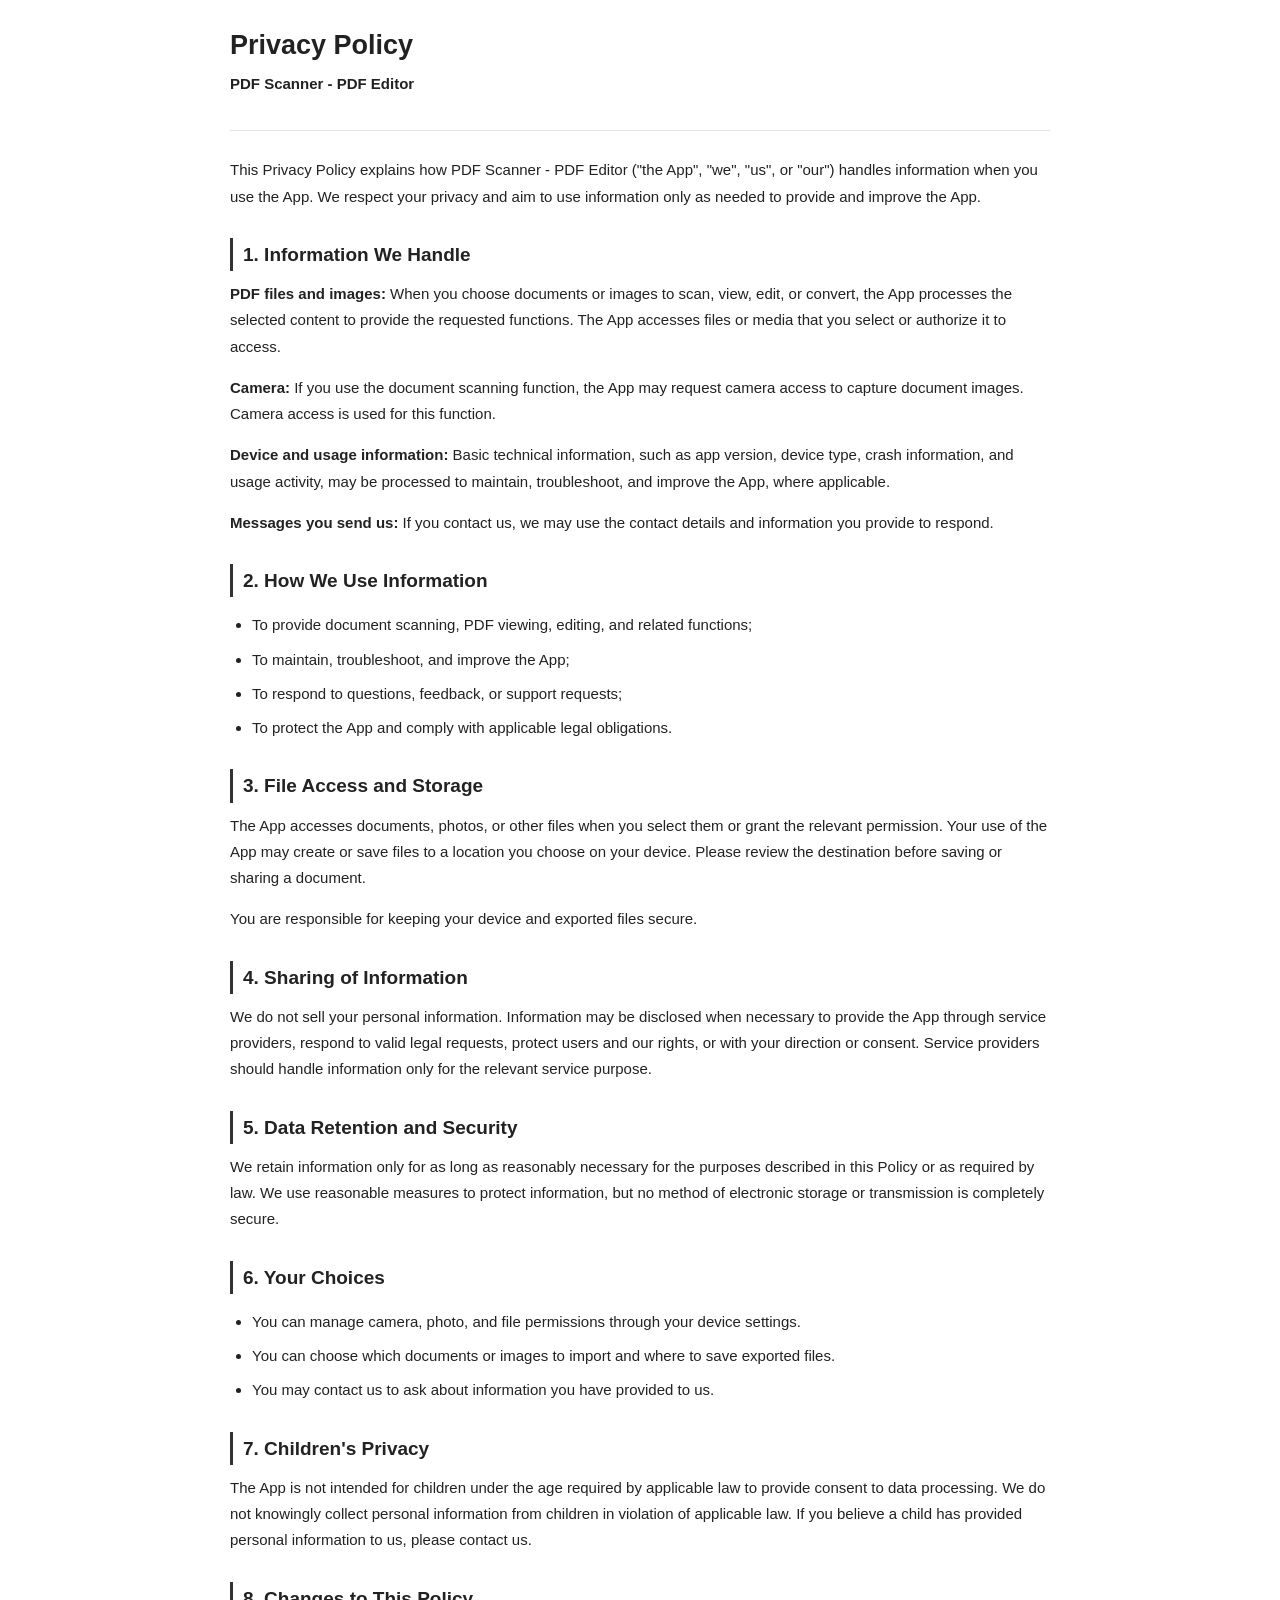
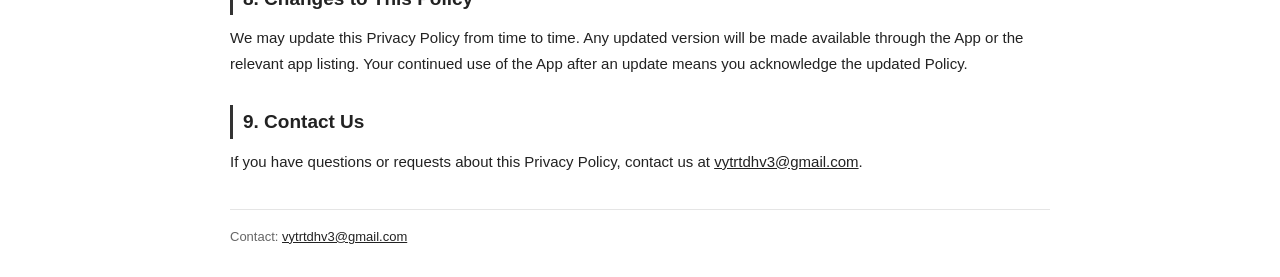
<file: pdfscanner_pdfeditor/privacy.html>
<!DOCTYPE html>
<html lang="en"><head><meta charset="UTF-8"><meta name="viewport" content="width=device-width, initial-scale=1.0">
<title>Privacy Policy - PDF Scanner - PDF Editor</title><style>
*{box-sizing:border-box}body{margin:0;padding:28px 16px;background:#fff;color:#222;font:15px/1.75 Arial,Helvetica,sans-serif}
main{max-width:820px;margin:0 auto}header{padding:0 0 18px;border-bottom:1px solid #e5e5e5;margin-bottom:26px}
h1{font-size:27px;line-height:1.3;font-weight:600;margin:0 0 8px}h2{font-size:19px;font-weight:600;margin:28px 0 10px;padding-left:10px;border-left:3px solid #333}
p,li{margin-top:8px}ul{padding-left:22px}a{color:#222}footer{border-top:1px solid #e5e5e5;margin-top:34px;padding-top:16px;color:#666;font-size:13px}
@media(max-width:600px){body{padding:20px 14px}h1{font-size:23px}h2{font-size:18px}}
</style></head>
<body><main><header><h1>Privacy Policy</h1><p><strong>PDF Scanner - PDF Editor</strong></p></header>

<p>This Privacy Policy explains how PDF Scanner - PDF Editor ("the App", "we", "us", or "our") handles information when you use the App. We respect your privacy and aim to use information only as needed to provide and improve the App.</p>
<h2>1. Information We Handle</h2>
<p><strong>PDF files and images:</strong> When you choose documents or images to scan, view, edit, or convert, the App processes the selected content to provide the requested functions. The App accesses files or media that you select or authorize it to access.</p>
<p><strong>Camera:</strong> If you use the document scanning function, the App may request camera access to capture document images. Camera access is used for this function.</p>
<p><strong>Device and usage information:</strong> Basic technical information, such as app version, device type, crash information, and usage activity, may be processed to maintain, troubleshoot, and improve the App, where applicable.</p>
<p><strong>Messages you send us:</strong> If you contact us, we may use the contact details and information you provide to respond.</p>
<h2>2. How We Use Information</h2>
<ul><li>To provide document scanning, PDF viewing, editing, and related functions;</li><li>To maintain, troubleshoot, and improve the App;</li><li>To respond to questions, feedback, or support requests;</li><li>To protect the App and comply with applicable legal obligations.</li></ul>
<h2>3. File Access and Storage</h2>
<p>The App accesses documents, photos, or other files when you select them or grant the relevant permission. Your use of the App may create or save files to a location you choose on your device. Please review the destination before saving or sharing a document.</p>
<p>You are responsible for keeping your device and exported files secure.</p>
<h2>4. Sharing of Information</h2>
<p>We do not sell your personal information. Information may be disclosed when necessary to provide the App through service providers, respond to valid legal requests, protect users and our rights, or with your direction or consent. Service providers should handle information only for the relevant service purpose.</p>
<h2>5. Data Retention and Security</h2>
<p>We retain information only for as long as reasonably necessary for the purposes described in this Policy or as required by law. We use reasonable measures to protect information, but no method of electronic storage or transmission is completely secure.</p>
<h2>6. Your Choices</h2>
<ul><li>You can manage camera, photo, and file permissions through your device settings.</li><li>You can choose which documents or images to import and where to save exported files.</li><li>You may contact us to ask about information you have provided to us.</li></ul>
<h2>7. Children's Privacy</h2>
<p>The App is not intended for children under the age required by applicable law to provide consent to data processing. We do not knowingly collect personal information from children in violation of applicable law. If you believe a child has provided personal information to us, please contact us.</p>
<h2>8. Changes to This Policy</h2>
<p>We may update this Privacy Policy from time to time. Any updated version will be made available through the App or the relevant app listing. Your continued use of the App after an update means you acknowledge the updated Policy.</p>
<h2>9. Contact Us</h2>
<p>If you have questions or requests about this Privacy Policy, contact us at <a href="mailto:vytrtdhv3@gmail.com">vytrtdhv3@gmail.com</a>.</p>

<footer>Contact: <a href="mailto:vytrtdhv3@gmail.com">vytrtdhv3@gmail.com</a></footer></main></body></html>
</file>
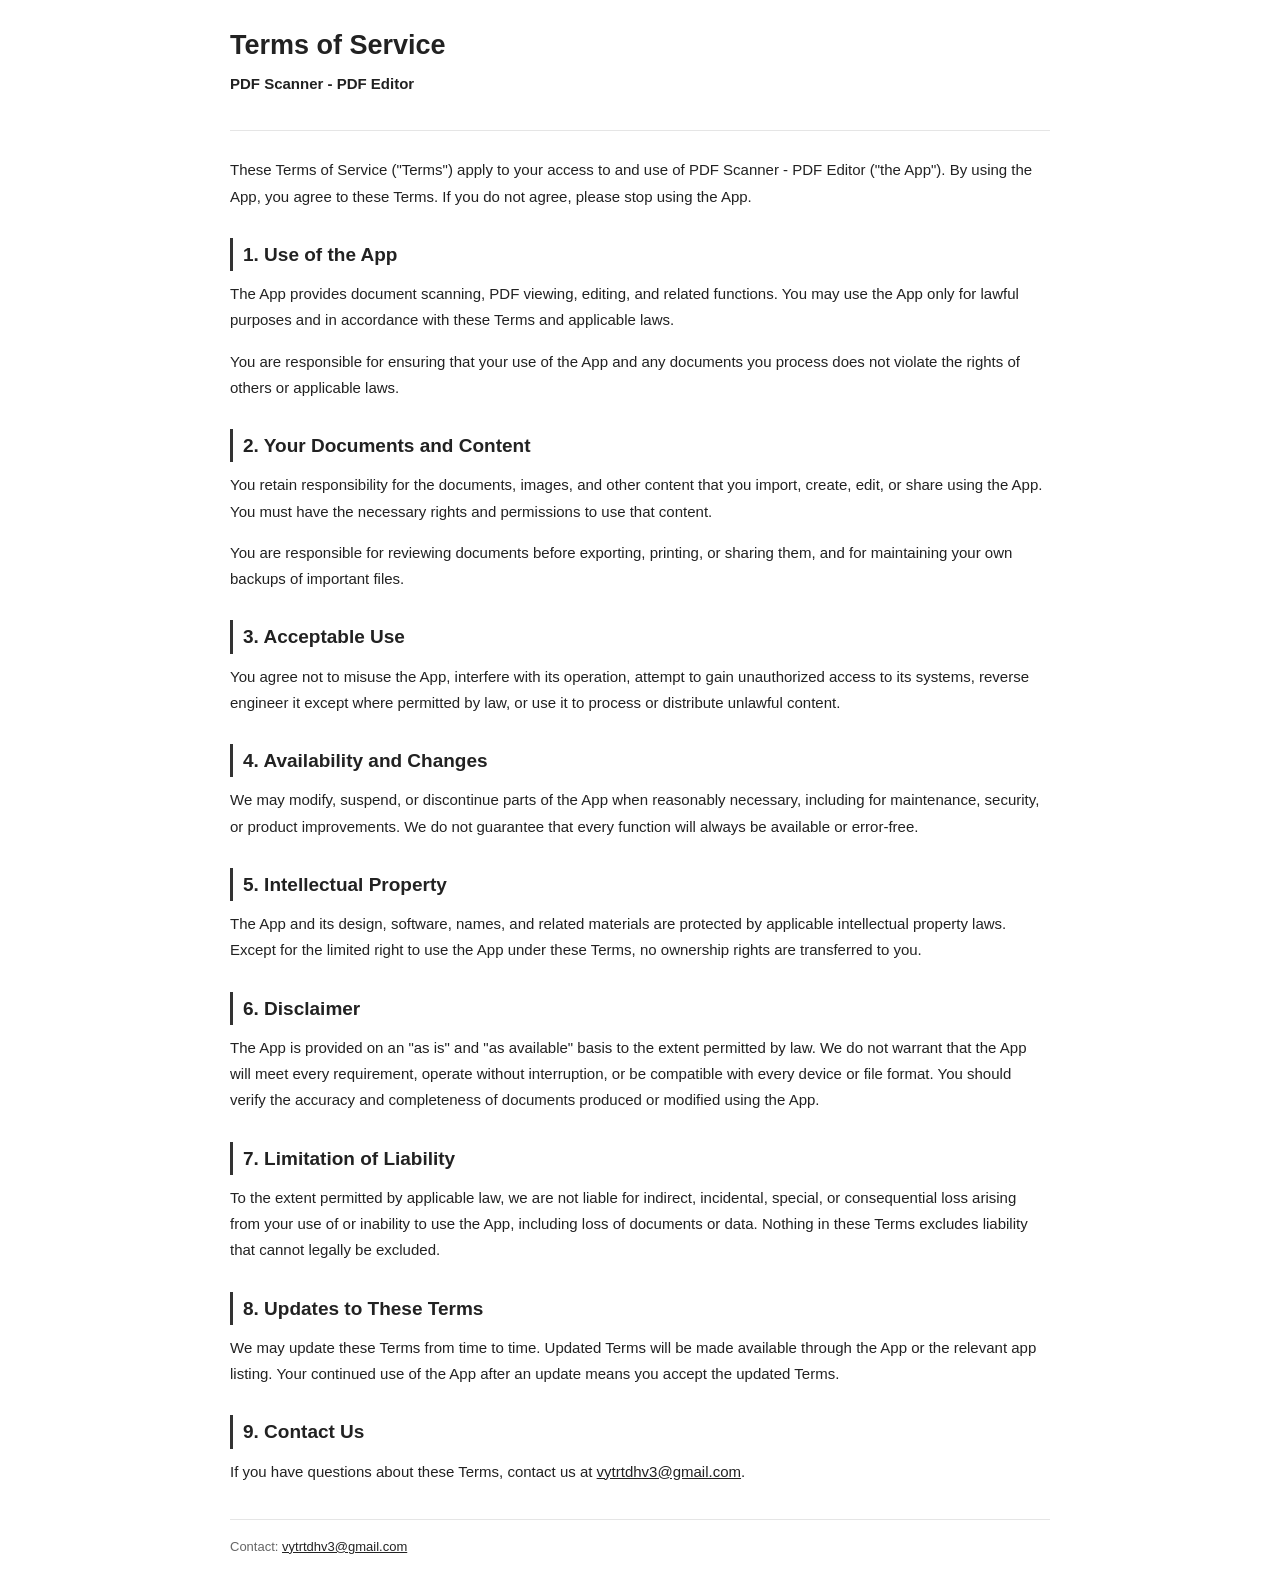
<file: pdfscanner_pdfeditor/terms-of-service.html>
<!DOCTYPE html>
<html lang="en"><head><meta charset="UTF-8"><meta name="viewport" content="width=device-width, initial-scale=1.0">
<title>Terms of Service - PDF Scanner - PDF Editor</title><style>
*{box-sizing:border-box}body{margin:0;padding:28px 16px;background:#fff;color:#222;font:15px/1.75 Arial,Helvetica,sans-serif}
main{max-width:820px;margin:0 auto}header{padding:0 0 18px;border-bottom:1px solid #e5e5e5;margin-bottom:26px}
h1{font-size:27px;line-height:1.3;font-weight:600;margin:0 0 8px}h2{font-size:19px;font-weight:600;margin:28px 0 10px;padding-left:10px;border-left:3px solid #333}
p,li{margin-top:8px}ul{padding-left:22px}a{color:#222}footer{border-top:1px solid #e5e5e5;margin-top:34px;padding-top:16px;color:#666;font-size:13px}
@media(max-width:600px){body{padding:20px 14px}h1{font-size:23px}h2{font-size:18px}}
</style></head>
<body><main><header><h1>Terms of Service</h1><p><strong>PDF Scanner - PDF Editor</strong></p></header>

<p>These Terms of Service ("Terms") apply to your access to and use of PDF Scanner - PDF Editor ("the App"). By using the App, you agree to these Terms. If you do not agree, please stop using the App.</p>
<h2>1. Use of the App</h2>
<p>The App provides document scanning, PDF viewing, editing, and related functions. You may use the App only for lawful purposes and in accordance with these Terms and applicable laws.</p>
<p>You are responsible for ensuring that your use of the App and any documents you process does not violate the rights of others or applicable laws.</p>
<h2>2. Your Documents and Content</h2>
<p>You retain responsibility for the documents, images, and other content that you import, create, edit, or share using the App. You must have the necessary rights and permissions to use that content.</p>
<p>You are responsible for reviewing documents before exporting, printing, or sharing them, and for maintaining your own backups of important files.</p>
<h2>3. Acceptable Use</h2>
<p>You agree not to misuse the App, interfere with its operation, attempt to gain unauthorized access to its systems, reverse engineer it except where permitted by law, or use it to process or distribute unlawful content.</p>
<h2>4. Availability and Changes</h2>
<p>We may modify, suspend, or discontinue parts of the App when reasonably necessary, including for maintenance, security, or product improvements. We do not guarantee that every function will always be available or error-free.</p>
<h2>5. Intellectual Property</h2>
<p>The App and its design, software, names, and related materials are protected by applicable intellectual property laws. Except for the limited right to use the App under these Terms, no ownership rights are transferred to you.</p>
<h2>6. Disclaimer</h2>
<p>The App is provided on an "as is" and "as available" basis to the extent permitted by law. We do not warrant that the App will meet every requirement, operate without interruption, or be compatible with every device or file format. You should verify the accuracy and completeness of documents produced or modified using the App.</p>
<h2>7. Limitation of Liability</h2>
<p>To the extent permitted by applicable law, we are not liable for indirect, incidental, special, or consequential loss arising from your use of or inability to use the App, including loss of documents or data. Nothing in these Terms excludes liability that cannot legally be excluded.</p>
<h2>8. Updates to These Terms</h2>
<p>We may update these Terms from time to time. Updated Terms will be made available through the App or the relevant app listing. Your continued use of the App after an update means you accept the updated Terms.</p>
<h2>9. Contact Us</h2>
<p>If you have questions about these Terms, contact us at <a href="mailto:vytrtdhv3@gmail.com">vytrtdhv3@gmail.com</a>.</p>

<footer>Contact: <a href="mailto:vytrtdhv3@gmail.com">vytrtdhv3@gmail.com</a></footer></main></body></html>
</file>
<file: styles.css>
:root{--ink:#0b1530;--ink-soft:#182441;--paper:#f5f5f0;--white:#fff;--muted:#687184;--blue:#546cff;--lime:#d7f36b;--line:#dce0e7;--font:'DM Sans',sans-serif}
*{box-sizing:border-box}html{scroll-behavior:smooth}body{margin:0;background:var(--paper);color:var(--ink);font-family:var(--font);font-size:16px;line-height:1.7}img{display:block;max-width:100%}a{color:inherit;text-decoration:none}button{font:inherit}.container{width:min(1200px,calc(100% - 64px));margin-inline:auto}.skip-link{position:absolute;left:16px;top:-80px;z-index:200;padding:10px 16px;background:var(--lime);color:var(--ink)}.skip-link:focus{top:12px}a:focus-visible,button:focus-visible{outline:3px solid var(--blue);outline-offset:4px}#focus,#approach,#contact{scroll-margin-top:82px}
.site-header{position:sticky;top:0;z-index:100;background:rgba(11,21,48,.96);border-bottom:1px solid rgba(255,255,255,.12);backdrop-filter:blur(18px)}.header-inner{min-height:78px;display:flex;align-items:center;justify-content:space-between;gap:32px}.brand{display:inline-flex;align-items:center;gap:12px;color:#fff;font-family:'DM Sans',sans-serif;font-size:25px;font-weight:700;letter-spacing:-.05em;line-height:1}.brand-mark{display:inline-block;width:34px;height:34px;position:relative;overflow:hidden}.brand-mark i{display:block;position:absolute;width:8px;height:33px;border-radius:5px;background:var(--lime);transform:rotate(-32deg);top:0}.brand-mark i:nth-child(1){left:4px}.brand-mark i:nth-child(2){left:13px;transform:rotate(32deg);background:#8aa0ff}.brand-mark i:nth-child(3){left:22px}.main-nav{display:flex;align-items:center;gap:28px;color:#d9deeb;font-size:13px;font-weight:600}.main-nav>a:not(.nav-contact){transition:color .2s}.main-nav>a:hover,.main-nav>a[aria-current]{color:var(--lime)}.nav-contact{display:inline-flex;align-items:center;gap:18px;border:1px solid rgba(255,255,255,.35);padding:9px 15px;border-radius:4px;color:#fff}.nav-contact:hover{background:var(--lime);border-color:var(--lime);color:var(--ink)}.nav-toggle{display:none}
.hero{background:var(--ink);color:#fff;overflow:hidden}.hero-grid{display:grid;grid-template-columns:49% 51%;align-items:center;min-height:650px;gap:0}.hero-copy{position:relative;z-index:2;padding:90px 55px 95px 0}.eyebrow,.section-kicker,.card-kicker{margin:0;font-family:'DM Sans',sans-serif;font-size:11px;letter-spacing:.19em;font-weight:700}.eyebrow{display:flex;align-items:center;gap:12px;color:var(--lime)}.eyebrow-line{display:inline-block;width:23px;height:1px;background:var(--lime)}.hero h1{margin:28px 0 25px;font-size:clamp(48px,5.4vw,80px);font-weight:700;line-height:1.15;letter-spacing:-.075em}.hero h1 em{color:var(--lime);font-style:normal}.hero-desc{max-width:520px;color:#c0c8d9;font-size:16px;line-height:2}.hero-actions{display:flex;align-items:center;gap:28px;flex-wrap:wrap;margin-top:38px}.button{display:inline-flex;align-items:center;justify-content:space-between;gap:28px;min-height:52px;padding:10px 20px;font-size:13px;font-weight:700;border-radius:4px;transition:transform .2s,background .2s}.button:hover{transform:translateY(-3px)}.button-light{background:var(--lime);color:var(--ink)}.button-light:hover{background:#e6ff91}.text-link{display:inline-flex;align-items:center;gap:24px;padding-block:6px;border-bottom:1px solid currentColor;font-weight:700;font-size:13px;transition:gap .2s}.text-link:hover{gap:32px}.text-link-light{color:#fff}.hero-art{position:relative;margin-right:calc((min(1200px,100vw - 64px) - 100vw)/2);height:600px;min-width:0;overflow:hidden;border-radius:200px 0 0 0;background:#203c76}.hero-art:before{content:'';position:absolute;z-index:1;inset:0;background:linear-gradient(90deg,rgba(11,21,48,.14),transparent 35%),linear-gradient(0deg,rgba(11,21,48,.6),transparent 28%)}.hero-art img{width:100%;height:100%;object-fit:cover;object-position:center}.hero-art-label{position:absolute;z-index:2;left:30px;right:30px;bottom:28px;display:flex;align-items:center;gap:12px;font-size:10px;font-weight:700;letter-spacing:.14em}.hero-art-label span:last-child{margin-left:auto}.pulse-dot{width:7px;height:7px;border-radius:50%;background:var(--lime);box-shadow:0 0 0 5px rgba(215,243,107,.2)}.hero-bottom{display:flex;align-items:center;gap:25px;padding:0 0 32px;color:#8d9ab2;font-size:10px;letter-spacing:.17em;font-weight:700}.hero-bottom-line{height:1px;background:#3a4763;flex:1}
.intro-band{background:var(--lime);padding:38px 0}.intro-band-inner{display:flex;align-items:end;justify-content:space-between;gap:30px}.intro-band p{font-size:clamp(26px,3vw,38px);line-height:1.36;letter-spacing:-.06em;margin:0;font-weight:500}.intro-band p strong{font-weight:700}.intro-band span{max-width:290px;font-size:13px;line-height:1.8}
.section{padding:105px 0}.section-heading{display:flex;align-items:end;justify-content:space-between;gap:50px;margin-bottom:38px}.section-kicker{color:var(--blue)}.section-heading h2{font-size:clamp(36px,4.2vw,60px);line-height:1.24;letter-spacing:-.065em;margin:18px 0 0}.section-heading h2 span{color:#8d96a9}.section-heading>p{max-width:380px;color:var(--muted);font-size:14px;margin:0 0 4px;line-height:1.9}.focus-grid{display:grid;grid-template-columns:repeat(2,minmax(0,1fr));gap:22px}.focus-card{background:#fff;border:1px solid #e9ebef;transition:transform .25s,box-shadow .25s}.focus-card:hover{transform:translateY(-5px);box-shadow:0 18px 45px rgba(11,21,48,.1)}.focus-image{height:300px;position:relative;overflow:hidden}.focus-image img{width:100%;height:100%;object-fit:cover;transition:transform .5s}.focus-card:hover img{transform:scale(1.04)}.image-index{position:absolute;left:22px;top:20px;display:grid;place-items:center;width:36px;height:36px;background:#fff;color:var(--ink);font-size:12px;font-weight:700;border-radius:50%}.focus-body{position:relative;padding:27px 70px 34px 31px;min-height:205px}.card-kicker{color:var(--blue)}.focus-body h3{font-size:26px;line-height:1.2;letter-spacing:-.04em;margin:11px 0 10px}.focus-body>p:last-of-type{max-width:410px;margin:0;color:var(--muted);font-size:14px}.card-arrow{position:absolute;right:28px;bottom:32px;display:grid;place-items:center;width:36px;height:36px;background:var(--paper);border-radius:50%;font-size:18px}
.approach-section{background:var(--white)}.approach-grid{display:grid;grid-template-columns:repeat(3,1fr);border-top:1px solid var(--line)}.approach-grid>div{padding:34px 34px 8px 0}.approach-grid>div+div{padding-left:34px;border-left:1px solid var(--line)}.approach-number{display:inline-block;color:var(--blue);font-size:12px;font-weight:700;letter-spacing:.1em}.approach-grid h3{font-size:21px;margin:27px 0 8px}.approach-grid p{color:var(--muted);font-size:14px;margin:0;max-width:270px}
.contact-section{background:var(--blue);color:#fff;padding:72px 0}.contact-inner{display:flex;align-items:end;justify-content:space-between;gap:35px}.contact-section .section-kicker{color:var(--lime)}.contact-section h2{font-size:clamp(36px,4.5vw,62px);letter-spacing:-.06em;line-height:1.25;margin:18px 0}.contact-section p:last-child{color:#e0e5ff;font-size:14px;margin:0}.contact-mail{font-family:'DM Sans',sans-serif;display:flex;align-items:center;gap:20px;padding:0 0 10px;border-bottom:1px solid rgba(255,255,255,.7);font-size:clamp(16px,2.1vw,25px);font-weight:600;white-space:nowrap}.contact-mail:hover{color:var(--lime)}
.site-footer{background:var(--ink);color:#aeb8cb}.footer-main{display:flex;justify-content:space-between;align-items:center;gap:30px;padding:48px 0}.footer-main nav{display:flex;gap:30px;font-size:13px}.footer-main nav a:hover{color:var(--lime)}.footer-bottom{display:flex;justify-content:space-between;gap:20px;border-top:1px solid #2b3650;padding:20px 0 30px;font-size:11px;letter-spacing:.04em}
/* Interior pages */
.page-hero{background:var(--ink);color:#fff;padding:92px 0 110px;position:relative;overflow:hidden}.page-hero:after{content:'';position:absolute;right:-110px;top:-130px;width:600px;height:600px;border:1px solid rgba(215,243,107,.24);border-radius:50%;box-shadow:0 0 0 90px rgba(255,255,255,.025),0 0 0 180px rgba(255,255,255,.02)}.page-hero-inner{position:relative;z-index:1}.page-hero .section-kicker{color:var(--lime)}.page-hero h1{font-size:clamp(52px,6vw,86px);line-height:1.12;letter-spacing:-.075em;margin:20px 0}.page-hero h1 span{color:var(--lime)}.page-hero p:last-child{max-width:600px;color:#c5ccdb;font-size:16px;line-height:2;margin:0}.interior-section{padding:100px 0}.statement-grid{display:grid;grid-template-columns:1fr 1fr;gap:90px;align-items:start}.statement-grid h2{font-size:clamp(32px,4vw,53px);line-height:1.3;letter-spacing:-.06em;margin:18px 0}.statement-copy{color:#536078;font-size:16px;line-height:2.15}.statement-copy p:first-child{margin-top:0}.values-grid{display:grid;grid-template-columns:repeat(3,1fr);gap:18px;margin-top:45px}.value-card{padding:31px;background:#fff;border-top:3px solid var(--blue);min-height:240px}.value-card span{color:var(--blue);font-size:12px;font-weight:700}.value-card h3{font-size:22px;margin:30px 0 10px}.value-card p{font-size:14px;color:var(--muted);margin:0}.career-list{border-top:1px solid var(--line);margin-top:42px}.career-row{display:grid;grid-template-columns:90px 30% 1fr;gap:26px;padding:27px 0;border-bottom:1px solid var(--line);align-items:start}.career-row>span{font-size:12px;color:var(--blue);font-weight:700}.career-row h3{font-size:21px;line-height:1.5;margin:0}.career-row p{font-size:14px;color:var(--muted);margin:0;max-width:550px}.career-note{margin-top:40px;padding:24px 30px;background:#e9edfb;font-size:14px;color:#4d5970}
@media(max-width:1000px){.main-nav{gap:15px}.hero-grid{grid-template-columns:53% 47%}.hero-copy{padding-right:25px}.hero-art{height:530px}.focus-image{height:260px}}
@media(max-width:900px){.container{width:min(100% - 40px,1200px)}.header-inner{min-height:68px}.brand{font-size:23px}.nav-toggle{display:flex;width:44px;height:44px;border:0;background:transparent;flex-direction:column;align-items:center;justify-content:center;gap:5px;cursor:pointer}.nav-toggle span{width:23px;height:2px;border-radius:2px;background:#fff;transition:transform .2s,opacity .2s}.site-header.nav-open .nav-toggle span:nth-child(1){transform:translateY(7px) rotate(45deg)}.site-header.nav-open .nav-toggle span:nth-child(2){opacity:0}.site-header.nav-open .nav-toggle span:nth-child(3){transform:translateY(-7px) rotate(-45deg)}.main-nav{display:none;position:absolute;left:0;right:0;top:68px;padding:22px 20px 28px;background:var(--ink);border-top:1px solid #30405e;box-shadow:0 15px 25px rgba(0,0,0,.2);flex-direction:column;align-items:stretch;gap:0}.site-header.nav-open .main-nav{display:flex}.main-nav>a{padding:10px 4px}.main-nav .nav-contact{justify-content:space-between;padding:10px 14px;margin-top:12px}.hero-grid{display:flex;flex-direction:column;align-items:stretch}.hero-copy{padding:70px 0 45px}.hero h1{font-size:clamp(49px,10vw,70px)}.hero-art{height:360px;margin:0 -20px;border-radius:110px 0 0 0}.hero-bottom{padding:24px 0}.intro-band-inner,.section-heading,.contact-inner{display:block}.intro-band span{display:block;margin-top:20px}.section{padding:76px 0}.section-heading>p{margin-top:20px}.focus-grid,.statement-grid,.values-grid{grid-template-columns:1fr}.focus-image{height:300px}.approach-grid{grid-template-columns:1fr}.approach-grid>div,.approach-grid>div+div{border-left:0;border-bottom:1px solid var(--line);padding:28px 0}.approach-grid h3{margin:12px 0 5px}.contact-mail{margin-top:35px;width:max-content;max-width:100%;white-space:normal;overflow-wrap:anywhere}.page-hero{padding:75px 0 85px}.statement-grid{gap:12px}.career-row{grid-template-columns:50px 1fr;gap:8px 18px}.career-row p{grid-column:2}.footer-main,.footer-bottom{flex-direction:column;align-items:flex-start}.footer-main{padding:35px 0}.footer-main nav{flex-wrap:wrap;gap:15px 24px}.footer-bottom{gap:6px}}
@media(max-width:480px){.hero-art{height:280px}.hero-actions{align-items:flex-start;flex-direction:column;gap:16px}.eyebrow{font-size:9px}.hero-desc{font-size:14px}.focus-image{height:220px}.focus-body{padding:23px 55px 28px 22px}.focus-body h3{font-size:23px}.card-arrow{right:18px;bottom:24px}.contact-section{padding:60px 0}.contact-section h2{font-size:39px}}
@media(prefers-reduced-motion:reduce){html{scroll-behavior:auto}*,*::before,*::after{transition-duration:.01ms!important;animation-duration:.01ms!important}}
</file>
